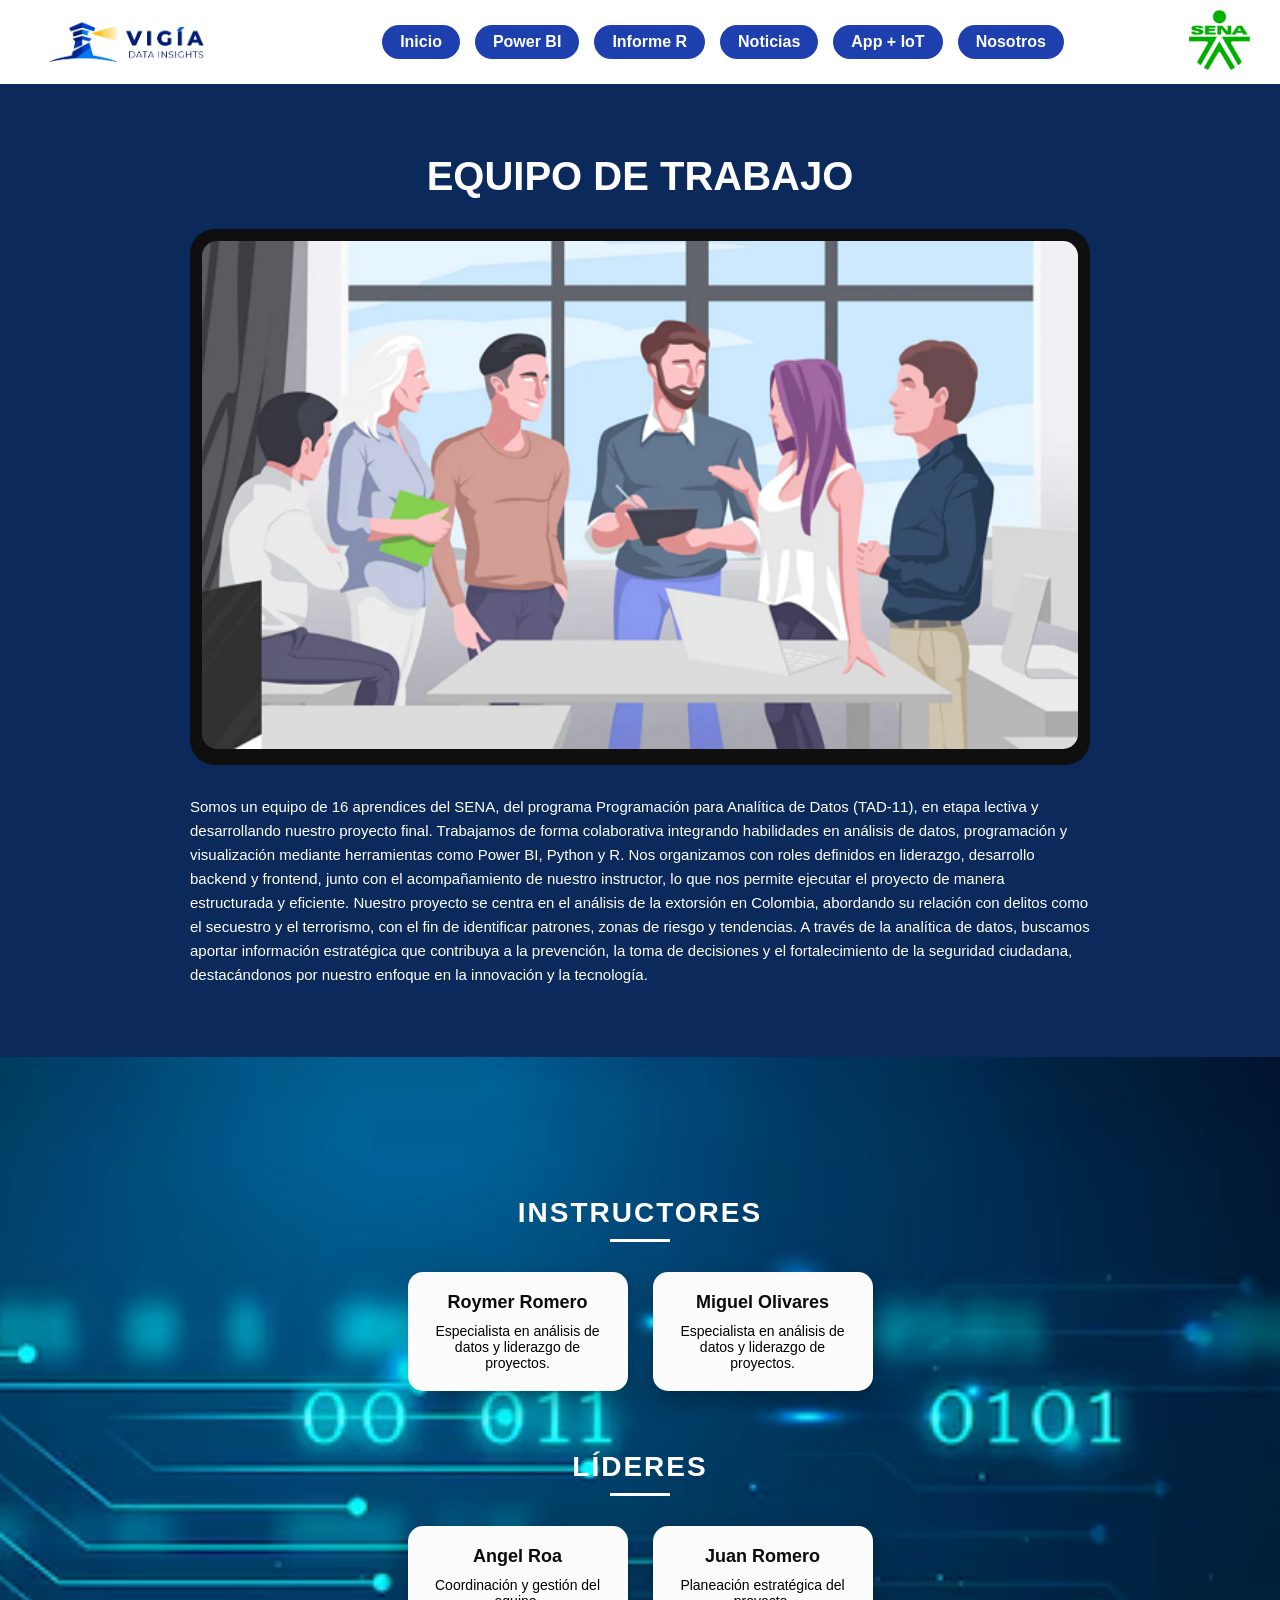
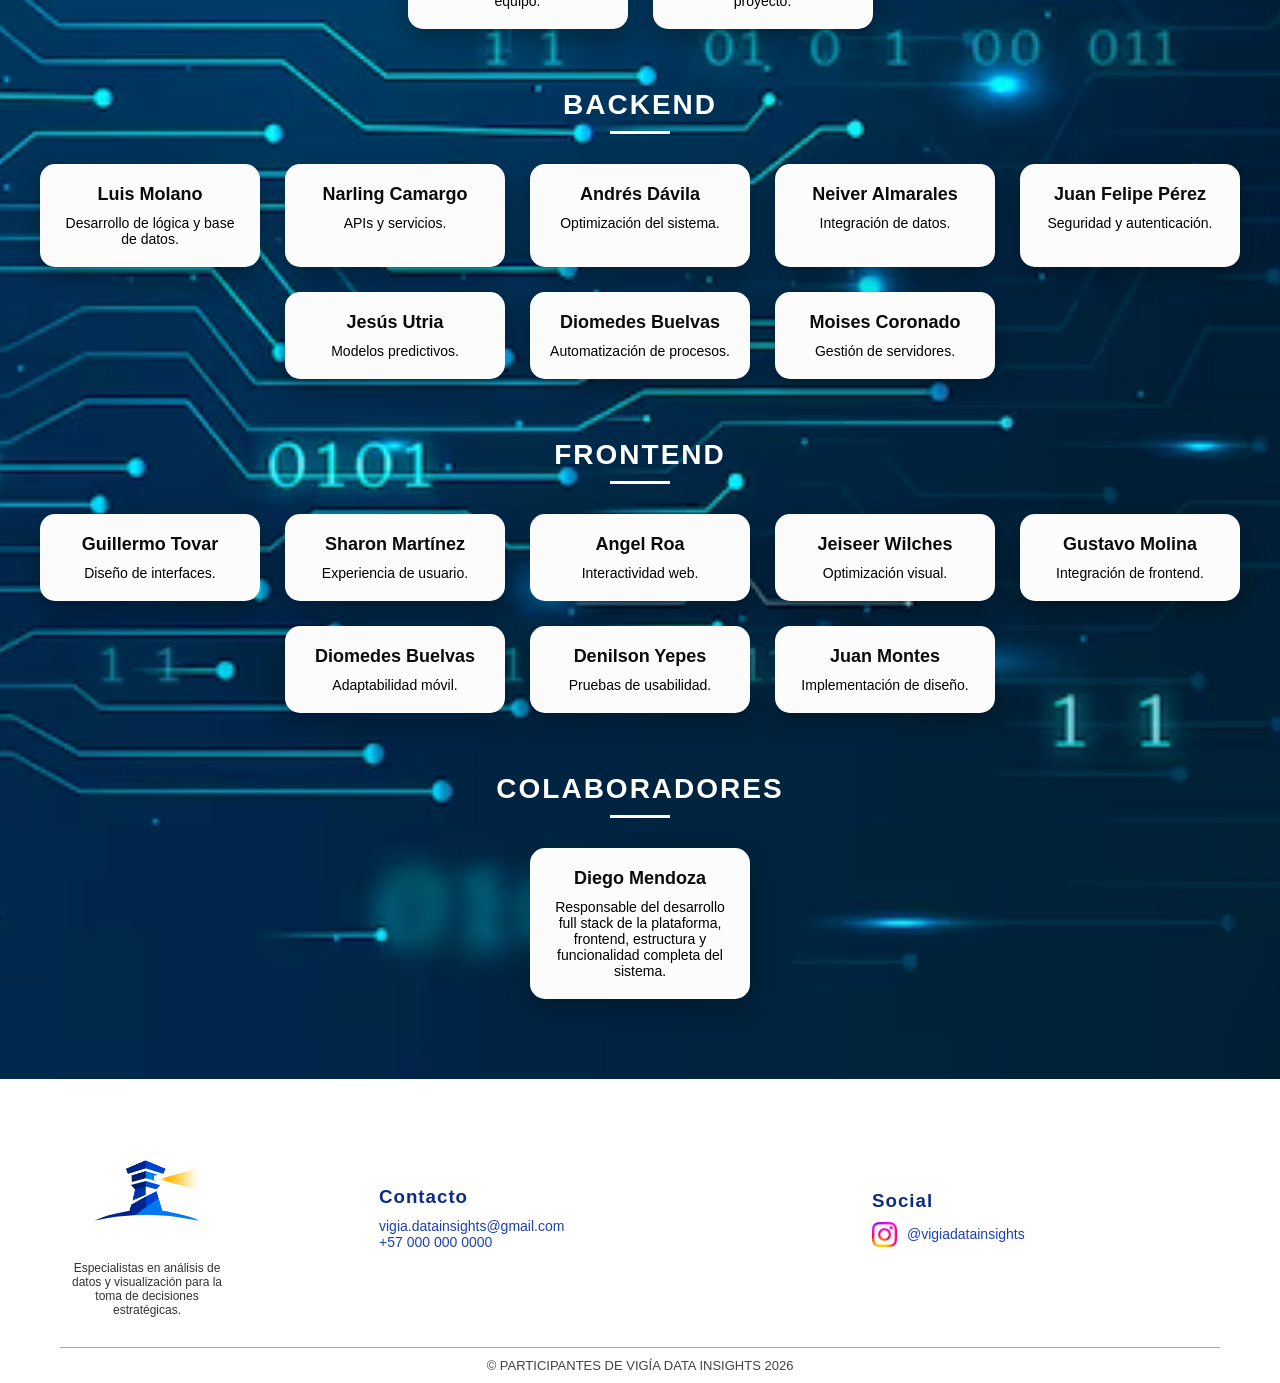
<file: VIGÍA/web_nostros/index.html>
<!DOCTYPE html>
<html lang="es">
<link rel="stylesheet" href="../styles.css">

<header class="header">

    <div class="logo">
        <a href="../index.html">
            <img src="../img/Vigia Logotipo editable_Version Vertical copia.png" alt="Vigía Logo">
        </a>
    </div>

   <nav class="nav">
        <a href="../index.html">Inicio</a>
        <a href="../web_power_bi/index.html">Power BI</a>
        <a href="https://rpubs.com/Vigia_Data_Insights/InformeAnalitico">Informe R</a>
        <a href="../web_noticias/index.html">Noticias</a>
        <a href="../web_app_lot/index.html">App + IoT</a>
        <a href="index.html">Nosotros</a>
    </nav>

    <div class="logo-sena">
        <img src="../img/logoSena.png" alt="SENA Logo">
    </div>

</header>

<section class="equipo">

    <h2>EQUIPO DE TRABAJO</h2>

    <div class="equipo-box">
        <img src="img-nosotros/buen-equipo-de-desarrollo-de-producto.png" alt="Equipo de trabajo">
    </div>

    <p class="equipo-texto">
        Somos un equipo de 16 aprendices del SENA, del programa Programación para Analítica de Datos (TAD-11), en etapa lectiva y desarrollando nuestro proyecto final. Trabajamos
        de forma colaborativa integrando habilidades en análisis de datos, programación y visualización mediante herramientas como Power BI, Python y R.
        Nos organizamos con roles definidos en liderazgo, desarrollo backend y frontend, junto con el acompañamiento de nuestro instructor, lo que nos permite ejecutar
        el proyecto de manera estructurada y eficiente.
        Nuestro proyecto se centra en el análisis de la extorsión en Colombia, abordando su relación con delitos como el secuestro y el terrorismo, con el fin de
        identificar patrones, zonas de riesgo y tendencias.
        A través de la analítica de datos, buscamos aportar información estratégica que contribuya a la prevención, la toma de decisiones y el fortalecimiento
        de la seguridad ciudadana, destacándonos por nuestro enfoque en la innovación y la tecnología.
    </p>

</section>

<section class="team">

    <h2>INSTRUCTORES</h2>
    <div class="team-grid">
        <div class="card-team">
            <h3>Roymer Romero</h3>
            <p>Especialista en análisis de datos y liderazgo de proyectos.</p>
        </div>
        <div class="card-team">
            <h3>Miguel Olivares</h3>
            <p>Especialista en análisis de datos y liderazgo de proyectos.</p>
        </div>
    </div>

    <h2>LÍDERES</h2>
    <div class="team-grid">
        <div class="card-team">
            <h3>Angel Roa</h3>
            <p>Coordinación y gestión del equipo.</p>
        </div>

        <div class="card-team">
            <h3>Juan Romero</h3>
            <p>Planeación estratégica del proyecto.</p>
        </div>
    </div>

    <h2>BACKEND</h2>
    <div class="team-grid">
        <!-- 15 tarjetas -->
        <div class="card-team"><h3>Luis Molano</h3><p>Desarrollo de lógica y base de datos.</p></div>
        <div class="card-team"><h3>Narling Camargo</h3><p>APIs y servicios.</p></div>
        <div class="card-team"><h3>Andrés Dávila</h3><p>Optimización del sistema.</p></div>
        <div class="card-team"><h3>Neiver Almarales</h3><p>Integración de datos.</p></div>
        <div class="card-team"><h3>Juan Felipe Pérez</h3><p>Seguridad y autenticación.</p></div>
        <div class="card-team"><h3>Jesús Utria</h3><p>Modelos predictivos.</p></div>
        <div class="card-team"><h3>Diomedes Buelvas</h3><p>Automatización de procesos.</p></div>
        <div class="card-team"><h3>Moises Coronado</h3><p>Gestión de servidores.</p></div>
        <!-- repite hasta 15 -->
    </div>

    <h2>FRONTEND</h2>
    <div class="team-grid">
        <!-- 15 tarjetas -->
        <div class="card-team"><h3>Guillermo Tovar</h3><p>Diseño de interfaces.</p></div>
        <div class="card-team"><h3>Sharon Martínez</h3><p>Experiencia de usuario.</p></div>
        <div class="card-team"><h3>Angel Roa</h3><p>Interactividad web.</p></div>
        <div class="card-team"><h3>Jeiseer Wilches</h3><p>Optimización visual.</p></div>
        <div class="card-team"><h3>Gustavo Molina</h3><p>Integración de frontend.</p></div>
        <div class="card-team"><h3>Diomedes Buelvas</h3><p>Adaptabilidad móvil.</p></div>
        <div class="card-team"><h3>Denilson Yepes</h3><p>Pruebas de usabilidad.</p></div>
        <div class="card-team"><h3>Juan Montes</h3><p>Implementación de diseño.</p></div>
        <!-- repite hasta 15 -->
    </div>

    <h2>COLABORADORES</h2>
    <div class="team-grid">
        <div class="card-team"><h3>Diego Mendoza</h3><p>Responsable del desarrollo full stack de la plataforma, frontend, estructura y funcionalidad completa del sistema.</p></div>
    </div>
</section>

<footer class="footer">

    <div class="footer-container">

        <!-- LOGO -->
        <div class="footer-left">
            <img src="../img/Vigia Logotipo editable_Logo app  (1).png" alt="logo">
            <p>
                Especialistas en análisis de datos y visualización 
                para la toma de decisiones estratégicas.
            </p>
        </div>

        <!-- CONTACTO -->
        <div class="footer-center">
            <h3>Contacto</h3>
            <p>vigia.datainsights@gmail.com</p>
            <p>+57 000 000 0000</p>
        </div>

        <!-- REDES -->
        <div class="footer-right">
            <h3>Social</h3>
            <div class="social">
                <img src="../img/Instagram_Glyph_Gradient_RGB_logo.svg.png" alt="">
                <span>@vigiadatainsights</span>
            </div>
        </div>

    </div>

    <!-- COPYRIGHT -->
    <div class="footer-bottom">
        © PARTICIPANTES DE VIGÍA DATA INSIGHTS 2026
    </div>

</footer>

<button id="btnTop">↑</button>

<script src="../script.js"></script>
</body>
</html>
</file>
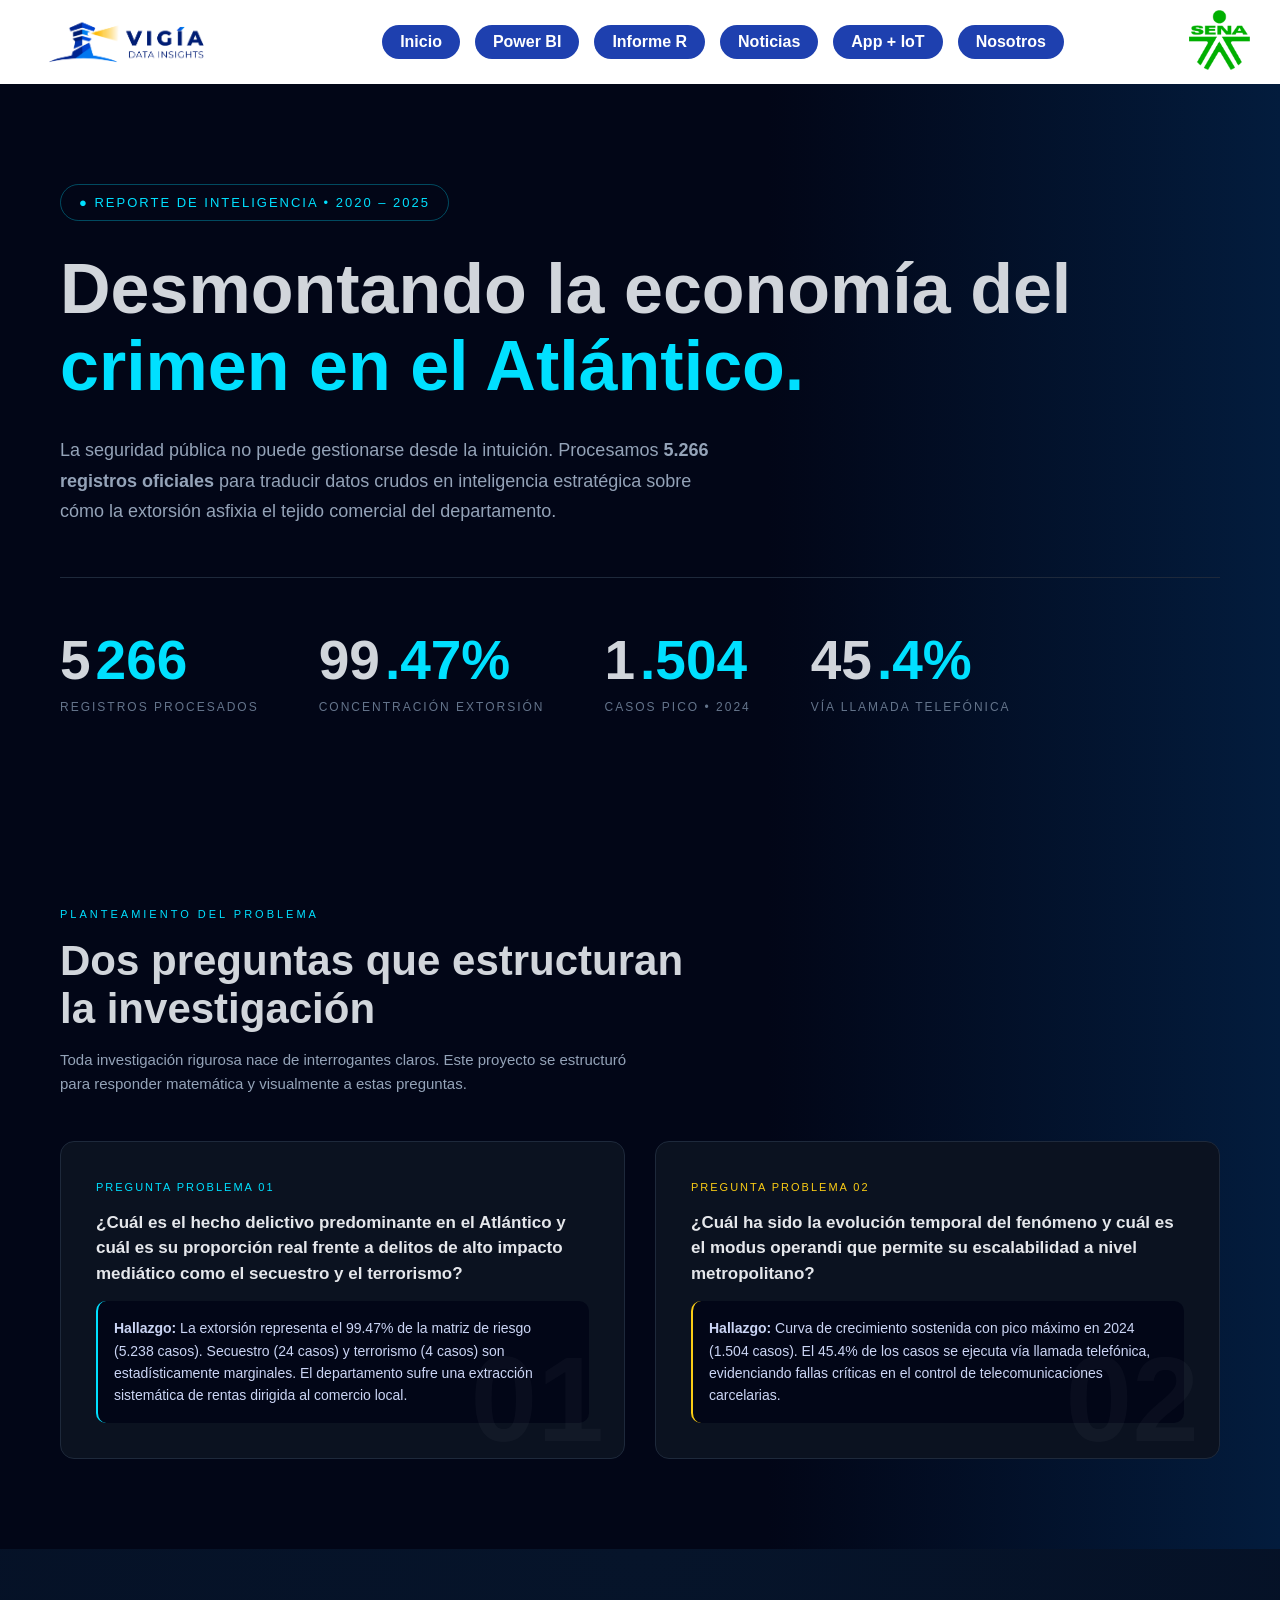
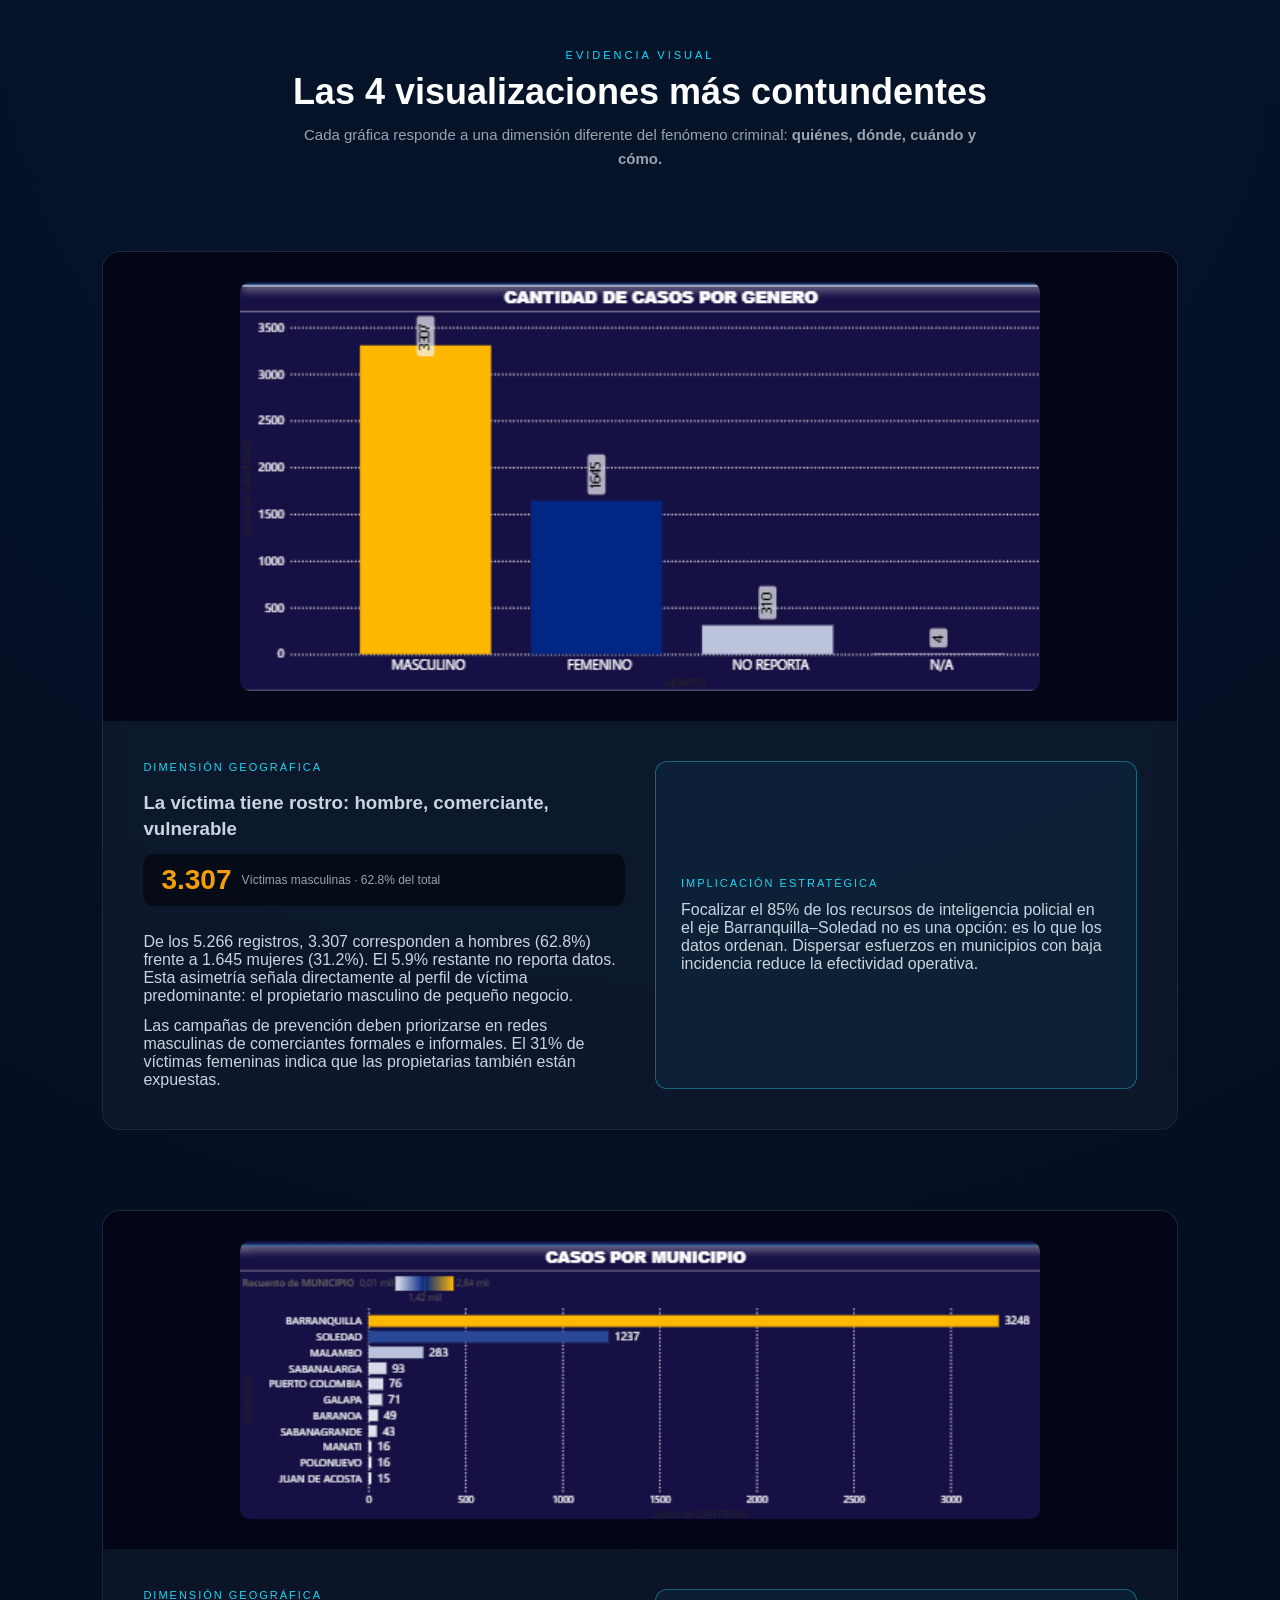
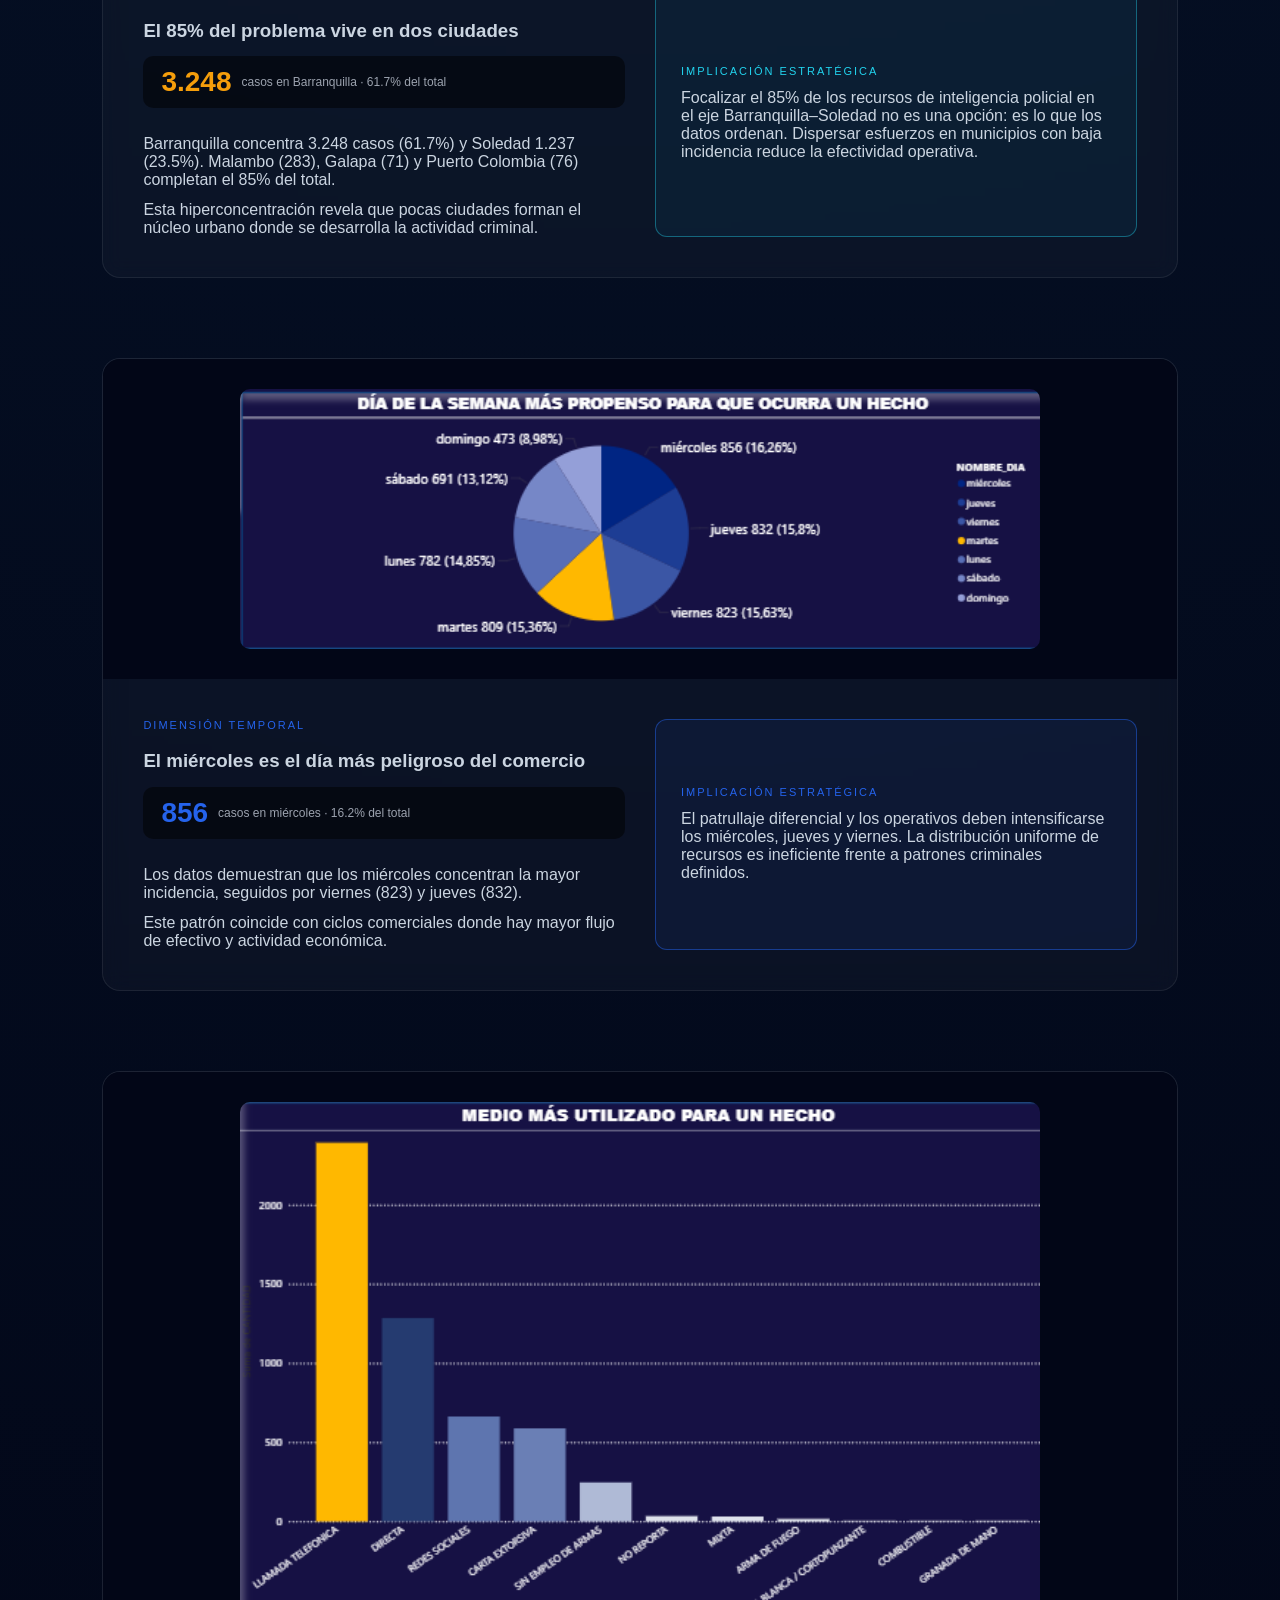
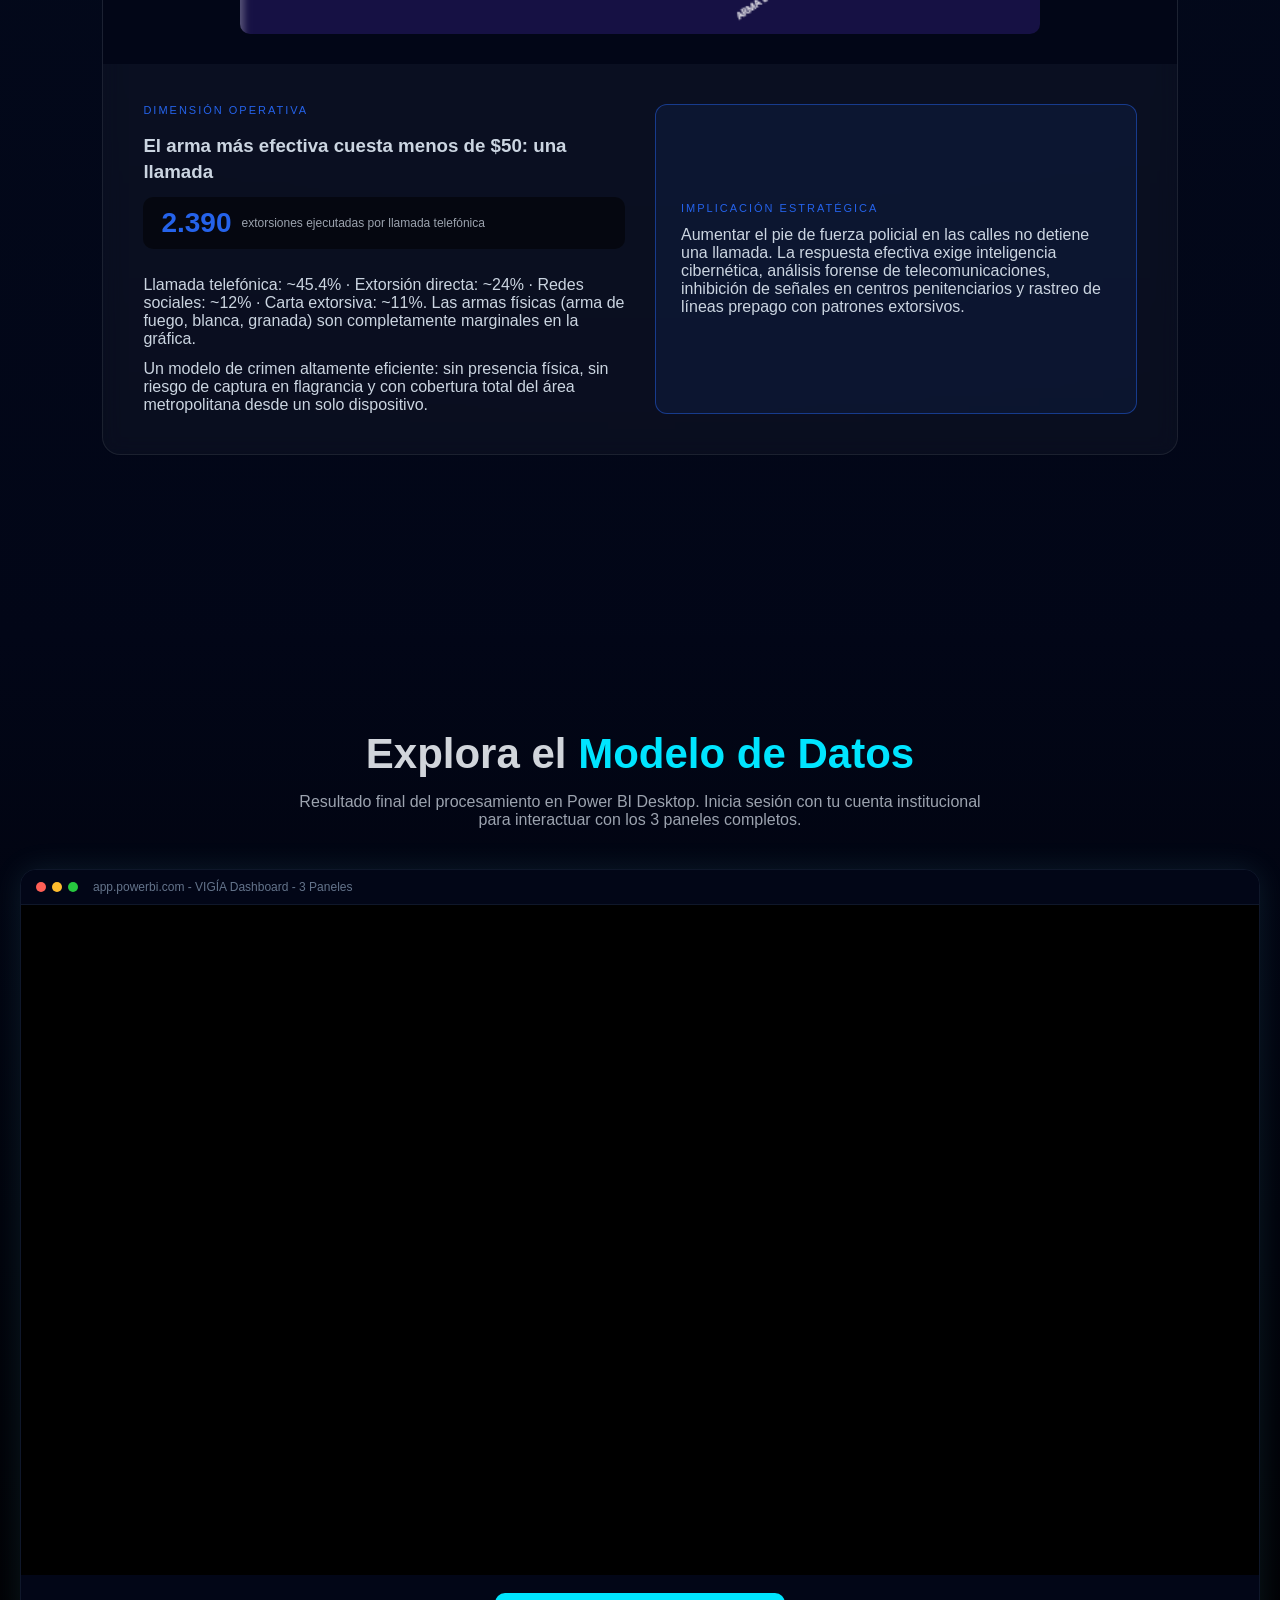
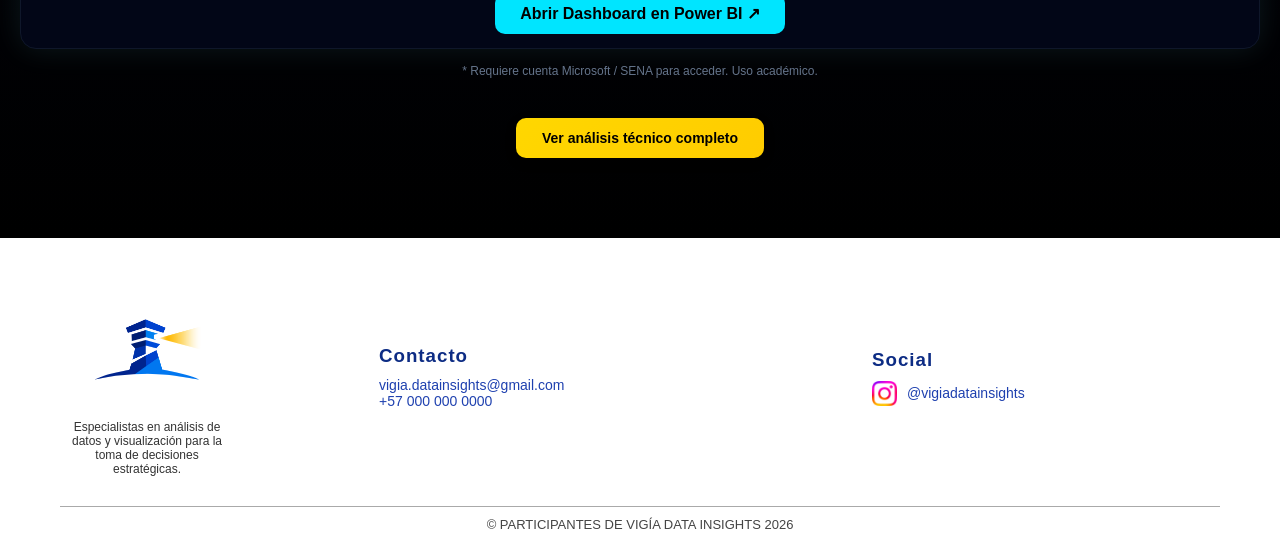
<file: VIGÍA/web_power_bi/index.html>
<!DOCTYPE html>
<html lang="es">
<link rel="stylesheet" href="../styles.css">

<header class="header">

    <div class="logo">
        <a href="../index.html">
            <img src="../img/Vigia Logotipo editable_Version Vertical copia.png" alt="Vigía Logo">
        </a>
    </div>

   <nav class="nav">
        <a href="../index.html">Inicio</a>
        <a href="index.html">Power BI</a>
        <a href="https://rpubs.com/Vigia_Data_Insights/InformeAnalitico">Informe R</a>
        <a href="../web_noticias/index.html">Noticias</a>
        <a href="../web_app_lot/index.html">App + IoT</a>
        <a href="../web_nostros/index.html">Nosotros</a>
    </nav>

    <div class="logo-sena">
        <img src="../img/logoSena.png" alt="SENA Logo">
    </div>

</header>

<section id="inicio">
<section class="hero-report">

    <div class="hero-container">

        <!-- Etiqueta -->
        <div class="hero-badge">
            ● REPORTE DE INTELIGENCIA • 2020 – 2025
        </div>

        <!-- Título -->
        <h1 class="hero-title">
            Desmontando la economía del <br>
            <span>crimen en el Atlántico.</span>
        </h1>

        <!-- Descripción -->
        <p class="hero-desc">
            La seguridad pública no puede gestionarse desde la intuición. Procesamos 
            <strong>5.266 registros oficiales</strong> para traducir datos crudos en inteligencia estratégica sobre 
            cómo la extorsión asfixia el tejido comercial del departamento.
        </p>

        <!-- Línea -->
        <div class="hero-line"></div>

        <!-- Métricas -->
        <div class="hero-stats">

            <div class="stat">
                <h2><span class="white">5</span><span class="blue">266</span></h2>
                <p>REGISTROS PROCESADOS</p>
            </div>

            <div class="stat">
                <h2><span class="white">99</span><span class="blue">.47%</span></h2>
                <p>CONCENTRACIÓN EXTORSIÓN</p>
            </div>

            <div class="stat">
                <h2><span class="white">1</span><span class="blue">.504</span></h2>
                <p>CASOS PICO • 2024</p>
            </div>

            <div class="stat">
                <h2><span class="white">45</span><span class="blue">.4%</span></h2>
                <p>VÍA LLAMADA TELEFÓNICA</p>
            </div>

        </div>

    </div>

</section>

<section class="problema">

    <div class="problema-container">

        <span class="tag">PLANTEAMIENTO DEL PROBLEMA</span>

        <h2 class="titulo">
            Dos preguntas que estructuran<br>la investigación
        </h2>

        <p class="desc">
            Toda investigación rigurosa nace de interrogantes claros. Este proyecto se estructuró para responder matemática y visualmente a estas preguntas.
        </p>

        <div class="cards-problema">

            <!-- CARD 1 -->
            <div class="card p1" data-num="01">
                <span class="sub">PREGUNTA PROBLEMA 01</span>

                <h3>
                    ¿Cuál es el hecho delictivo predominante en el Atlántico y cuál es su proporción real frente a delitos de alto impacto mediático como el secuestro y el terrorismo?
                </h3>

                <div class="hallazgo">
                    <p>
                        <strong>Hallazgo:</strong> La extorsión representa el 99.47% de la matriz de riesgo (5.238 casos). Secuestro (24 casos) y terrorismo (4 casos) son estadísticamente marginales. El departamento sufre una extracción sistemática de rentas dirigida al comercio local.
                    </p>
                </div>
            </div>

            <!-- CARD 2 -->
            <div class="card p2" data-num="02">
                <span class="sub amarillo">PREGUNTA PROBLEMA 02</span>

                <h3>
                    ¿Cuál ha sido la evolución temporal del fenómeno y cuál es el modus operandi que permite su escalabilidad a nivel metropolitano?
                </h3>

                <div class="hallazgo amarillo-borde">
                    <p>
                        <strong>Hallazgo:</strong> Curva de crecimiento sostenida con pico máximo en 2024 (1.504 casos). El 45.4% de los casos se ejecuta vía llamada telefónica, evidenciando fallas críticas en el control de telecomunicaciones carcelarias.
                    </p>
                </div>
            </div>

        </div>

    </div>

</section>

<section class="visual-section">

    <p class="tag">EVIDENCIA VISUAL</p>
    <h2>Las 4 visualizaciones más contundentes</h2>
    <p class="desc">
        Cada gráfica responde a una dimensión diferente del fenómeno criminal:
        <b>quiénes, dónde, cuándo y cómo.</b>
    </p>

    <!-- CONTENEDOR PRINCIPAL -->
   
    <div class="visual-card reveal">

        <div class="visual-img">
            <img src="img_bi/Captura de pantalla 2026-04-05 193730.png" alt="Casos por municipio">
        </div>

        <div class="visual-content">

            <!-- IZQUIERDA -->
            <div class="visual-left">
                <p class="mini-tag">DIMENSIÓN GEOGRÁFICA</p>

                <h3>La víctima tiene rostro: hombre, comerciante, vulnerable</h3>

                <div class="stat-box">
                    <span class="big">3.307</span>
                    <span class="small">Víctimas masculinas · 62.8% del total</span>
                </div>

                <p>
                   De los 5.266 registros, 3.307 corresponden a hombres (62.8%) frente a 1.645 mujeres (31.2%). El 5.9% restante no reporta datos.

                  Esta asimetría señala directamente al perfil de víctima predominante: el propietario masculino de pequeño negocio.

                </p>

                <p>
                    Las campañas de prevención deben priorizarse en redes masculinas de comerciantes formales e informales. El 31% de víctimas femeninas indica que las propietarias también están expuestas.
                </p>
            </div>

            <!-- DERECHA -->
            <div class="visual-right cyan">
                <p class="mini-tag">IMPLICACIÓN ESTRATÉGICA</p>

                <p>
                    Focalizar el 85% de los recursos de inteligencia policial en el eje
                    Barranquilla–Soledad no es una opción: es lo que los datos ordenan.
                    Dispersar esfuerzos en municipios con baja incidencia reduce
                    la efectividad operativa.
                </p>
            </div>

        </div>
    </div>

    <!-- ===================== SECCIÓN 1 ===================== -->
    <div class="visual-card reveal">

        <div class="visual-img">
            <img src="img_bi/Captura de pantalla 2026-04-05 201021.png" alt="Casos por municipio">
        </div>

        <div class="visual-content">

            <!-- IZQUIERDA -->
            <div class="visual-left">
                <p class="mini-tag">DIMENSIÓN GEOGRÁFICA</p>

                <h3>El 85% del problema vive en dos ciudades</h3>

                <div class="stat-box">
                    <span class="big">3.248</span>
                    <span class="small">casos en Barranquilla · 61.7% del total</span>
                </div>

                <p>
                    Barranquilla concentra 3.248 casos (61.7%) y Soledad 1.237 (23.5%).
                    Malambo (283), Galapa (71) y Puerto Colombia (76) completan el 85% del total.
                </p>

                <p>
                    Esta hiperconcentración revela que pocas ciudades forman el núcleo
                    urbano donde se desarrolla la actividad criminal.
                </p>
            </div>

            <!-- DERECHA -->
            <div class="visual-right cyan">
                <p class="mini-tag">IMPLICACIÓN ESTRATÉGICA</p>

                <p>
                    Focalizar el 85% de los recursos de inteligencia policial en el eje
                    Barranquilla–Soledad no es una opción: es lo que los datos ordenan.
                    Dispersar esfuerzos en municipios con baja incidencia reduce
                    la efectividad operativa.
                </p>
            </div>

        </div>
    </div>

    <div class="visual-card reveal">

    <div class="visual-img">
        <img src="img_bi/Captura de pantalla 2026-04-05 201215.png" alt="Dimensión Operativa">
    </div>

    <div class="visual-content">

        <!-- IZQUIERDA -->
        <div class="visual-left">
            <p class="mini-tag blue-strong">DIMENSIÓN TEMPORAL</p>

            <h3>El miércoles es el día más peligroso del comercio</h3>

            <div class="stat-box blue-strong-box">
                <span class="big">856</span>
                <span class="small">casos en miércoles · 16.2% del total</span>
            </div>

            <p>
                Los datos demuestran que los miércoles concentran la mayor incidencia, seguidos por viernes (823) y jueves (832).
            </p>

            <p>
                Este patrón coincide con ciclos comerciales donde hay mayor flujo de efectivo y actividad económica.
            </p>
        </div>

            <!-- DERECHA -->
            <div class="visual-right blue-strong">
                <p class="mini-tag blue-strong">IMPLICACIÓN ESTRATÉGICA</p>

                <p>
                  El patrullaje diferencial y los operativos deben intensificarse los miércoles, jueves y viernes. La distribución uniforme de recursos es ineficiente frente a patrones criminales definidos.
                </p>
            </div>

        </div>
    </div>

    <div class="visual-card reveal">

    <div class="visual-img">
        <img src="img_bi/Captura de pantalla 2026-04-05 202922.png" alt="Dimensión Operativa">
    </div>

    <div class="visual-content">

        <!-- IZQUIERDA -->
        <div class="visual-left">
            <p class="mini-tag blue-strong">DIMENSIÓN OPERATIVA</p>

            <h3>El arma más efectiva cuesta menos de $50: una llamada</h3>

            <div class="stat-box blue-strong-box">
                <span class="big">2.390</span>
                <span class="small">extorsiones ejecutadas por llamada telefónica</span>
            </div>

            <p>
                Llamada telefónica: ~45.4% · Extorsión directa: ~24% · Redes sociales: ~12% · 
                Carta extorsiva: ~11%. Las armas físicas (arma de fuego, blanca, granada) 
                son completamente marginales en la gráfica.
            </p>

            <p>
                Un modelo de crimen altamente eficiente: sin presencia física, sin riesgo 
                de captura en flagrancia y con cobertura total del área metropolitana desde 
                un solo dispositivo.
            </p>
        </div>

            <!-- DERECHA -->
            <div class="visual-right blue-strong">
                <p class="mini-tag blue-strong">IMPLICACIÓN ESTRATÉGICA</p>

                <p>
                    Aumentar el pie de fuerza policial en las calles no detiene una llamada.
                    La respuesta efectiva exige inteligencia cibernética, análisis forense 
                    de telecomunicaciones, inhibición de señales en centros penitenciarios 
                    y rastreo de líneas prepago con patrones extorsivos.
                </p>
            </div>

        </div>
    </div>
</section>

<section class="powerbi-section">

    <div class="container">

        <h1 class="titulo">
            Explora el <span>Modelo de Datos</span>
        </h1>

        <p class="descripcion">
            Resultado final del procesamiento en Power BI Desktop. Inicia sesión con tu cuenta
            institucional para interactuar con los 3 paneles completos.
        </p>

        <div class="dashboard-box">

            <!-- HEADER tipo navegador -->
            <div class="fake-bar">
                <div class="dots">
                    <span class="dot red"></span>
                    <span class="dot yellow"></span>
                    <span class="dot green"></span>
                </div>
                <p>app.powerbi.com - VIGÍA Dashboard - 3 Paneles</p>
            </div>

            <!-- DASHBOARD EMBEBIDO -->
            <iframe 
                src="https://app.powerbi.com/view?r=eyJrIjoiIiwidCI6IjZjYTM0YWUxLTQ2NmYtNDRiYy1hN2FhLTBhYzVhNzhjNjFiMSJ9"
                frameborder="0"
                allowFullScreen="true">
            </iframe>

            <!-- BOTÓN -->
            <div class="acciones">
                <a href="https://app.powerbi.com/links/lzCm_8mB3f?ctid=6ca34ae1-466f-44bc-a7aa-0ac5a78c61b1&pbi_source=linkShare" target="_blank">
                    Abrir Dashboard en Power BI ↗
                </a>
            </div>
    </div>
        </div>

        <p class="nota">
            * Requiere cuenta Microsoft / SENA para acceder. Uso académico.
        </p>

    </div>

    <div class="btn-container">
        <button class="btn-amarillo" onclick="verAnalisis()">
             Ver análisis técnico completo
    </button>

</section>


</section>

<section id="analisis" style="display:none;">

<section class="analisis-section">

  <div class="analisis-container">

    <!-- ETIQUETA -->
    <div class="analisis-tag">
      ANÁLISIS TÉCNICO PROFUNDO - POWER BI
    </div>

    <!-- TITULO -->
    <h1 class="analisis-titulo">
      Panel de Inteligencia Avanzada:
      <span>Atlántico 2020 - 2025</span>
    </h1>

    <!-- DESCRIPCION -->
    <p class="analisis-descripcion">
      Lectura detallada de los gráficos de dispersión, cascada y cintas: qué muestran, por qué ocurren esos números y qué implicaciones tienen para la política pública de seguridad.
    </p>

    <!-- LINEA -->
    <div class="analisis-linea"></div>

    <!-- CARDS -->
    <div class="analisis-cards">

      <div class="analisis-card">
        <h2>5.266</h2>
        <p>CASOS TOTALES</p>
      </div>

      <div class="analisis-card">
        <h2>6</h2>
        <p>AÑOS ANALIZADOS</p>
      </div>

      <div class="analisis-card">
        <h2>11</h2>
        <p>MUNICIPIOS</p>
      </div>

      <div class="analisis-card">
        <h2>3</h2>
        <p>TIPOS DE DELITO</p>
      </div>

    </div>

  </div>

</section>

<section class="pt-section">

  <div class="pt-box">

    <!-- TOP BAR -->
    <div class="pt-top">
      <div class="pt-dots">
        <span class="pt-dot pt-red"></span>
        <span class="pt-dot pt-yellow"></span>
        <span class="pt-dot pt-green"></span>
      </div>

      <div class="pt-title">
        Panel 3 de 3 · Vista Técnica Completa
      </div>

      <div class="pt-badge">
        🔒 Sesión institucional requerida
      </div>
    </div>

    <!-- CONTENIDO -->
    <div class="pt-content">

      <div class="pt-icono">📊</div>

      <h2 class="pt-heading">
        Panel Técnico · Dispersión, Cascada y Cintas
      </h2>

      <p class="pt-texto">
        Este es el Panel 3 del dashboard, el más técnico. Contiene el gráfico de
        dispersión por departamento, el gráfico de cascada por hechos y el
        gráfico de cintas por armas/medio. Requiere inicio de sesión institucional.
      </p>

      <button class="pt-btn-primary">
        Abrir Panel Técnico en Power BI ↗
      </button>

    </div>

    <!-- FOOTER -->
    <div class="pt-footer">

      <span>
        Navega al Panel 3 una vez dentro del dashboard para ver la vista técnica completa.
      </span>

      <button class="pt-btn-outline">
        Ver en Power BI ↗
      </button>

    </div>

  </div>

</section>

<section class="dispersion-section">

  <div class="container">

    <!-- TITULO -->
    <h2 class="titulo-seccion">
      <span class="linea-amarilla"></span>
      1 - Gráfico de Dispersión — ¿Por qué el Atlántico lidera en Colombia?
    </h2>

    <!-- CARDS -->
    <div class="grid">

      <!-- CARD 1 -->
      <div class="card-info">
        <h4>¿QUÉ MUESTRA ESTE GRÁFICO?</h4>
        <p>
          El gráfico ubica al <b>Atlántico como el departamento con mayor concentración de casos</b> en el período 2020-2025. 
          La burbuja de 2025 en el cuadrante superior refleja que, incluso en el año de menor incidencia reciente (1.296 casos), 
          el departamento sigue siendo un outlier estadístico frente al resto del país.
        </p>

        <p>
          La distancia entre 2020 (196 casos) y 2024 (1.504 casos) representa una 
          <b>expansión del 667% en 4 años</b>, un crecimiento que no puede explicarse solo por mejoras en el registro de denuncias.
        </p>
      </div>

      <!-- CARD 2 -->
      <div class="card-info">
        <h4>¿POR QUÉ EL ATLÁNTICO CONCENTRA TANTO CRIMEN?</h4>

        <p><b>Densidad comercial:</b> Barranquilla es la 4ª ciudad más grande del país con uno de los mayores índices de comercio informal del norte, generando un universo amplio de víctimas potenciales.</p>

        <p><b>Economías criminales organizadas:</b> El eje Barranquilla-Soledad es corredor de estructuras criminales con redes activas desde prisiones.</p>

        <p><b>Baja judicialización efectiva:</b> La extorsión telefónica tiene tasas de condena muy bajas, incentivando su expansión.</p>
      </div>

    </div>

    <!-- BLOQUE INFERIOR -->
    <div class="bloque-hallazgo">

      <span class="tag-hallazgo">HALLAZGO CENTRAL — DISPERSIÓN</span>

      <p>
        El Atlántico no es víctima de una ola criminal espontánea. Los datos muestran una 
        <b>acumulación progresiva y deliberada</b> que siguió el ciclo económico: cuando el comercio crece, la extorsión crece proporcionalmente.
        Esto confirma una economía criminal organizada que opera con lógica de mercado.
      </p>

    </div>

  </div>

</section>

<section class="evolucion-section">

  <div class="container">

    <!-- TITULO -->
    <h2 class="titulo-seccion">
      2 - Evolución Temporal — Año por Año: Causas y Consecuencias
    </h2>

    <!-- TABLA -->
    <div class="tabla-container">
      <table>
        <thead>
          <tr>
            <th>AÑO</th>
            <th>CASOS</th>
            <th>VARIACIÓN</th>
            <th>CONTEXTO DETERMINANTE</th>
          </tr>
        </thead>

        <tbody>
          <tr>
            <td>2020</td>
            <td>196</td>
            <td>—</td>
            <td>Pandemia COVID-19. Confinamiento. El comercio cerrado mantiene el crimen en escala mínima.</td>
          </tr>

          <tr>
            <td>2021</td>
            <td class="verde">259</td>
            <td class="verde">+32.10%</td>
            <td>Apertura gradual. Las redes criminales reactivan y empiezan a identificar objetivos.</td>
          </tr>

          <tr>
            <td>2022</td>
            <td class="amarillo">647</td>
            <td class="amarillo">+149.9%</td>
            <td>PUNTO DE QUIEBRE. Reactivación económica plena. El flujo de caja del comercio se vuelve visible y predecible para los criminales.</td>
          </tr>

          <tr>
            <td>2023</td>
            <td class="rojo">1.364</td>
            <td class="rojo">+110.9%</td>
            <td>Consolidación territorial. Expansión a Soledad y múltiples secundarios. Las estructuras se profesionalizan.</td>
          </tr>

          <tr>
            <td>2024</td>
            <td class="rojo">1.504</td>
            <td class="rojo">PICO MÁXIMO</td>
            <td>Saturación del mercado extorsivo metropolitano. Mayor densidad de casos en toda la serie histórica.</td>
          </tr>

          <tr>
            <td>2025</td>
            <td class="amarillo">1.296</td>
            <td class="amarillo">-13.89%</td>
            <td>Descenso estadístico. No desarticulación. Posible subregistro, saturación o desplazamiento geográfico.</td>
          </tr>
        </tbody>
      </table>
    </div>

    <!-- CARDS -->
    <div class="grid">

      <div class="card-info">
        <h4>¿POR QUÉ 2022 FUE EL PUNTO DE QUIBRE?</h4>
        <p>
          El salto de 259 a 647 casos (+149.9%) coincide con tres eventos simultáneos:
          la reactivación económica acelerada generó flujo de caja visible, la normalización
          del transporte y la logística operativa de las redes criminales facilitó la
          coordinación, y la baja judicialización estructural permitió escalar el modelo sin fricción.
        </p>
      </div>

      <div class="card-info">
        <h4>¿QUÉ SIGNIFICA EL DESCENSO DE 2025?</h4>
        <p>
          La caída del 13.89% no debe leerse como victoria institucional. Los escenarios más
          probables son saturación del mercado extorsivo, subregistro estadístico por miedo a
          represalias, o desplazamiento geográfico hacia municipios secundarios. Sin desarticulación
          comprobada de células criminales, el descenso es estadístico, no estructural.
        </p>
      </div>

    </div>

    <!-- SECCIÓN 3 -->
    <h2 class="titulo-seccion">
      3 - Gráfico de Cascada — Visualizando el Monopolio Criminal
    </h2>

    <div class="grid">

      <div class="card-info">
        <h4>¿QUÉ REVELA LA CASCADA?</h4>
        <p>
          El gráfico acumula los hechos por tipo y año. La extorsión ocupa el 99.47% de
          toda la estructura visual; las barras de secuestro y terrorismo son prácticamente
          invisibles a escala. Cada sección de la cascada representa la acumulación adicional
          de ese año, confirmando la curva explosiva de 2022-2024.
        </p>
      </div>

      <div class="card-info">
        <h4>¿POR QUÉ EL SECUESTRO ES MARGINAL?</h4>
        <p>
          Con solo 24 casos (0.46%), la economía criminal eligió racionalmente la extorsión:
          mayor rentabilidad, menor riesgo. El secuestro requiere retención física, logística
          y negociación presencial. La extorsión telefónica no necesita riesgo ni exposición
          y genera ingresos recurrentes escalables sin exposición operativa.
        </p>
      </div>

    </div>

    <div class="bloque-hallazgo">
      <span class="tag-hallazgo">HALLAZGO CENTRAL — CASCADA</span>
      <p>
        Cualquier estrategia que distribuya recursos proporcionalmente al perfil mediático de los delitos —no a su frecuencia real—
        estará asignando el 99% del esfuerzo al 0.53% del problema representado por secuestro y terrorismo, desperdiciando la inversión
        pública de forma comprobable.
      </p>
    </div>

    <!-- SECCIÓN 4 -->
    <h2 class="titulo-seccion">
      4 - Gráfico de Cintas — Evolución del Modus Operandi por Año
    </h2>

    <div class="grid">

      <div class="card-info">
        <h4>¿QUÉ MUESTRA EL RIBBON CHART?</h4>
        <p>
          Cruces el tipo de hecho con el medio utilizado por año. La cinta que une “Extorsión”
          con “Llamada Telefónica” domina y crece en grosor de 2020 a 2024. No implica innovación
          criminal, sino optimización del método más eficiente.
        </p>
      </div>

      <div class="card-info">
        <h4>¿QUÉ INDICA QUE EL MÉTODO NO CAMBIÓ EN 6 AÑOS?</h4>
        <p>
          La estabilidad indica eficiencia. El método funciona y no hay necesidad de innovar.
          Esto explica la expansión sostenida del fenómeno: no es necesario modificar el modelo
          operativo cuando ya maximiza beneficios con mínimo riesgo.
        </p>
      </div>

    </div>

    <div class="bloque-hallazgo">
      <span class="tag-hallazgo">CONCLUSIÓN TÉCNICA GLOBAL</span>
      <p>
        Los tres gráficos del Panel Técnico convergen en un diagnóstico unificado: el Atlántico enfrenta una crisis de extorsión sistémica
        y escalada, no una crisis de seguridad genérica. La estructura criminal encontró en la llamada telefónica un instrumento perfecto:
        barato, anónimo, escalable — y lo explotó durante 6 años capitalizando la reactivación económica post-pandemia. El descenso de 2025
        es estadístico, no estructural. Sin intervención en telecomunicaciones e inteligencia criminal, la curva retomará tendencia ascendente.
      </p>
    </div>

  </div>
<div class="btn-container">
  <button class="btn-volver" onclick="volverInicio()">
    ← Volver al inicio
  </button>
</div>

</section>

</section>

<footer class="footer">

    <div class="footer-container">

        <!-- LOGO -->
        <div class="footer-left">
            <img src="../img/Vigia Logotipo editable_Logo app  (1).png" alt="logo">
            <p>
                Especialistas en análisis de datos y visualización 
                para la toma de decisiones estratégicas.
            </p>
        </div>

        <!-- CONTACTO -->
        <div class="footer-center">
            <h3>Contacto</h3>
            <p>vigia.datainsights@gmail.com</p>
            <p>+57 000 000 0000</p>
        </div>

        <!-- REDES -->
        <div class="footer-right">
            <h3>Social</h3>
            <div class="social">
                <img src="../img/Instagram_Glyph_Gradient_RGB_logo.svg.png" alt="">
                <span>@vigiadatainsights</span>
            </div>
        </div>

    </div>

    <!-- COPYRIGHT -->
    <div class="footer-bottom">
        © PARTICIPANTES DE VIGÍA DATA INSIGHTS 2026
    </div>

</footer>

<button id="btnTop">↑</button>

<script src="../script.js"></script>
</file>
<file: VIGÍA/styles.css>
/*----------------------------------*/
/*APARTADO DE INICIO DE LA PAGINA */
* {
    margin: 0;
    padding: 0;
    box-sizing: border-box;
}

body {
    font-family: 'Montserrat', sans-serif;
}

/* HEADER */
.header {
    display: flex;
    align-items: center;
    justify-content: space-between;
    background: #ffffff;
    padding: 10px 30px;
}

.header {
    position: sticky; /* 🔥 clave */
    top: 0;
    z-index: 1000;
}

/* LOGO IZQUIERDA */
.logo img {
    height: 60px;
}

.logo a {
    display: inline-block;
}

/* MENÚ */
.nav {
    display: flex;
    gap: 15px;
}

.nav a {
    text-decoration: none;
    color: white;
    background: #1e40af;
    padding: 8px 18px;
    border-radius: 20px;
    font-weight: 600;
    transition: 0.3s;
}

.nav a:hover {
    background: #13308a;
}

/* LOGO SENA DERECHA */
.logo-sena img {
    height: 60px;
}

/* SECCIÓN MISION - VISION - OBJETIVOS */
.mvo {
    position: relative;
    background: url('img/fondo\ m\,v\,o.png') center/cover no-repeat;
    padding: 120px 39px;
}

/* capa suave encima del fondo */
.overlay {
    position: absolute;
    top: 0;
    left: 0;
    width: 100%;
    height: 100%;
    background: rgba(255, 255, 255, 0.3);
    z-index: 1;
}
.overlay {
    background: rgba(255,255,255,0.0); /* antes 0.8 */
}
/* CONTENEDOR GENERAL */
.mvo-container {
    position: relative;
    z-index: 2;
    display: flex;
    justify-content: center;
    gap: 50px;
    flex-wrap: wrap;
    text-align: center;
}

/* CADA BLOQUE (titulo + card) */
.mvo-item {
    display: flex;
    flex-direction: column;
    align-items: center;
}

/* TITULOS ARRIBA */
.mvo-item h2 {
    font-family: 'Montserrat', sans-serif;
    font-weight: 700;
    font-size: 26px;
    margin-bottom: 15px;
}

/* TARJETAS */
.cardt {
    background: linear-gradient(135deg, #a5b4fc, #7c93f3);
    padding: 25px;
    width: 320px;
    border-radius: 25px;
    box-shadow: 0 10px 25px rgba(0,0,0,0.2);

    /* CLAVE PARA QUE NO SE SALGA EL TEXTO */
    overflow: hidden;
}

/* TEXTO */
.cardt p {
    font-size: 15px;
    text-align: justify;
    line-height: 1.6;

    /* evita que se desborde */
    word-wrap: break-word;
}
.cardt {
    min-height: 230px;
    display: flex;
    align-items: center;
    transition: all 0.3s ease;
}
.mvo {
    padding: 120px 40px;
}

.card:hover {
    transform: translateY(-12px) scale(1.03);
    box-shadow: 0 20px 40px rgba(0,0,0,0.3);
}

.cardt {
    position: relative;
    overflow: hidden;
}
.cardt::before {
    content: "";
    position: absolute;
    top: 0;
    left: -100%;
    width: 100%;
    height: 100%;
    background: linear-gradient(
        120deg,
        transparent,
        rgba(255,255,255,0.4),
        transparent
    );
    transition: 0.5s;
}

.cardt:hover::before {
    left: 100%;
}

.cardt:hover {
    transform: translateY(-12px) scale(1.03) rotateX(3deg);
}

/* FONDO GENERAL */
.problemas {
    background: linear-gradient(180deg, #e6b566, #b8792c);
    padding: 60px 20px;
}

/* CADA TARJETA */
.item {
    display: flex;
    align-items: center;
    margin: 25px auto;
    max-width: 1100px;
}

/* IMAGEN IZQUIERDA */
.item img {
    width: 180px;
    height: 130px;
    object-fit: cover;
    border-radius: 10px 0 0 10px;
}
.item img {
    width: 200px;
    min-height: 100%;
    object-fit: cover;
}
.item {
    opacity: 0;
    transform: translateX(-80px) scale(0.95);
    transition: all 0.7s cubic-bezier(0.22, 1, 0.36, 1);
}

/* cuando aparece */
.item.show {
    opacity: 1;
    transform: translateX(0) scale(1);
}
/* delays automáticos */
.item:nth-child(1) { transition-delay: 0.1s; }
.item:nth-child(2) { transition-delay: 0.2s; }
.item:nth-child(3) { transition-delay: 0.3s; }
/* CONTENIDO AZUL */
.contenido {
    background: #0d2c84;
    color: white;
    padding: 20px 25px;
    border-radius: 0 60px 60px 0;
    flex: 1;
}

/* TITULO */
.contenido h2 {
    font-family: 'Montserrat', sans-serif;
    font-size: 28px;
    margin-bottom: 10px;
}

/* TEXTO */
.contenido p {
    font-size: 14px;
    line-height: 1.5;
    text-align: justify;
}

.item {
    transition: 0.3s;
}

.item:hover {
    transform: scale(1.02);
}

.contenido:hover {
    background: #133aa8;
}

/* SECCIÓN */
.entidades {
    background: linear-gradient(to right, rgba(0,0,0,0.1), rgba(255,255,255,0.1)),
                url('img/fonfo\ de\ p\,d.png') center/cover no-repeat;
    padding: 50px 80px;
}

/* CONTENIDO */
.contenido-entidades {
    display: flex;
    align-items: center;
    justify-content: space-between;
}

/* TITULO */
.contenido-entidades h2 {
    font-family: 'Montserrat', sans-serif;
    font-size: 40px;
    color: white;
}

/* LOGOS */
.logos {
    display: flex;
    align-items: center;
    gap: 50px;
}

/* IMAGENES */
.logos img {
    height: 100px;
    object-fit: contain;
}
.logos img:first-child {
    height: 120px;
}

.logos img:last-child {
    height: 90px;
}
/* VISUAL PROBLEMATICAS*/
/* SOLO AFECTA ESTA SECCIÓN */
#casos-section {
    display:flex;
    align-items:center;
    justify-content:space-between;
    padding:60px 80px;
    background: linear-gradient(90deg, #1e6fff, #0b0b5c);
    color: white;
}

#casos-section .map{
    width:45%;
    display:flex;
    justify-content:center;
}

#casos-section .map img{
    width:100%;
    max-width:500px;
}

#casos-section .content{
    width:55%;
    text-align: center;
}

#casos-section .title{
    font-size:60px;
    font-weight:bold;
    display:flex;
    justify-content:center;
    align-items:center;
    gap:12px;
    width:100%;
    text-align:center;
}

#casos-section .dot{
    width:16px;
    height:16px;
    background:red;
    border-radius:50%;
    animation: blink 1s infinite;
    box-shadow: 0 0 10px red, 0 0 20px red;
}

@keyframes blink{
    0%, 100% { opacity: 1; }
    50% { opacity: 0.2; }
}

#casos-section .subtitle{
    margin-top:10px;
    font-size:22px;
    opacity:0.9;
}

#casos-section .year{
    font-size:90px;
    font-weight:bold;
    margin:20px 0;
    transition: all 0.5s ease;
}

#casos-section .cards{
    display:flex;
    gap:20px;
}

#casos-section .card{
    flex:1;
    padding:25px;
    border-radius:35px;
    backdrop-filter: blur(10px);
    background: rgba(255,255,255,0.1);
    text-align:center;
    transition: transform 0.3s;
}

#casos-section .card:hover{
    transform: translateY(-5px);
}

#casos-section .card h3{
    font-size:18px;
    margin-bottom:10px;
}

#casos-section .card p{
    font-size:35px;
    font-weight:bold;
    transition: all 0.5s ease;
}

/* SECCIÓN */
.about{
    background: url("img/Fondo\ p.png") center/cover no-repeat;
    padding: 80px;
    color: white;
}

/* CONTENEDOR */
.about-container{
    display: flex;
    justify-content: space-between;
    align-items: center;
}

/* IZQUIERDA */
.about-text{
    width: 50%;
}

.about-text h1{
    font-size: 70px;
    font-weight: 800;
    margin-bottom: 20px;
}

.about-text p{
    font-size: 18px;
    line-height: 1.7;
    margin-bottom: 15px;
    opacity: 0.9;
}

/* DERECHA */
.about-right{
    width: 45%;
    position: relative;
    height: 450px;
    display: flex;
    align-items: flex-end; /* fuerza todo hacia abajo */
}

/* CARD TRANSPARENTE */
.about-card{
    position: absolute;
    top: 20px;        /*  sube la tarjeta */
    left: 0;          /*  la mueve a la izquierda */
    background: rgba(255,255,255,0.15);
    backdrop-filter: blur(10px);
    border-radius: 25px;
    padding: 40px;
    width: 75%;
    z-index: 1; /* queda detrás de los muñecos */
}

/* TEXTO CARD */
.about-card p{
    font-size: 22px;
    font-weight: 600;
    line-height: 1.5;
}

/* CÁMARA */
.camera{
    position: absolute;
    top: -40px;
    right: 20px;
    width: 80px;
}

/* PERSONAS */
.people{
    position: absolute;
    bottom: -45px; /* pega completamente abajo */
    right: 0;
    width: 520px;
    z-index: 2;
    display: block;
}
/* CONTENEDOR FINAL DE LA PAGINA*/
/* FOOTER */
.footer{
    background: #ffffff;
    padding: 40px 60px 10px;
    font-family: 'Montserrat', sans-serif;
}

/* CONTENEDOR */
.footer-container{
    display: flex;
    justify-content: space-between;
    align-items: center;
    flex-wrap: wrap;
}

/* IZQUIERDA */
.footer-left{
    width: 15%;
    display: flex;
    flex-direction: column;
    align-items: center;   /* 🔥 centra horizontal */
    justify-content: center;
    text-align: center;
}
.footer-left img{
    width: 130px;
    margin-bottom: 2px;
}
.footer-left p{
    margin-top: 10px;
    font-size: 12px;
    color: #333;
    max-width: 280px;
}


/* CENTRO */
.footer-center{
    width: 30%;
}

.footer-center h3{
    color: #0d2c84;
    margin-bottom: 10px;
}

.footer-center p{
    font-size: 14px;
    color: #1e40af;
}

.footer h3{
    font-weight: 700;
    letter-spacing: 1px;
}

/* DERECHA */
.footer-right{
    width: 30%;
}

.footer-right h3{
    color: #0d2c84;
    margin-bottom: 10px;
}

.social{
    display: flex;
    align-items: center;
    gap: 10px;
}

.social img{
    width: 25px;
}

.social:hover{
    transform: scale(1.05);
    transition: 0.3s;
}

.social span{
    color: #1e40af;
    font-size: 14px;
}

/* LINEA Y COPYRIGHT */
.footer-bottom{
    margin-top: 30px;
    padding-top: 10px;
    border-top: 1px solid #aaa;
    text-align: center;
    font-size: 13px;
    color: #444;
}

#btnTop {
    position: fixed;
    bottom: 30px;
    right: 30px;

    width: 60px;       /* 🔥 tamaño */
    height: 60px;      /* 🔥 tamaño */

    background: #1e40af;
    color: white;

    border: none;
    border-radius: 50%; /* 🔥 completamente redondo */

    font-size: 22px;   /* icono más grande */
    cursor: pointer;

    display: none;

    box-shadow: 0 10px 25px rgba(0,0,0,0.4);
    transition: 0.3s;
}
#btnTop:hover {
    background: #163d7a;
    transform: scale(1.1);
}
/*---------------------------*/
/*APARTADO DE NOTICIAS*/

.hero-noticias {
    display: flex;
    align-items: center;
    justify-content: space-between;
    background: #0b2a5b;
    padding: 60px 80px;
    color: white;
    gap: 60px;
}

/* VIDEO */
.hero-video video {
    width: 5000px;
    height: 420px;
    width: 100%;
    height: 110%;
    object-fit: cover;
    border-radius: 12px;
    display: block;
}

.hero-video:hover {
    transform: scale(1.03);
    transition: 0.3s ease;
}
.hero-video {
    animation: fadeIn 3s ease;
}

@keyframes fadeIn {
    from {
        opacity: 0;
        transform: translateX(-30px);
    }
    to {
        opacity: 1;
        transform: translateX(0);
    }
}


/* SECCIÓN */
.sabias-section{
    padding: 120px 8%;
    background: url("img/Captura\ de\ pantalla\ 2026-03-16\ 143516.png") center/cover no-repeat;
    position: relative;
    color: #111;
}

/* 🔥 overlay más suave (antes tapaba todo) */
.sabias-section::before{
    content: "";
    position: absolute;
    inset: 0;
    background: rgba(255, 255, 255, 0.081); /* antes 0.85 */
}

/* CONTENEDOR */
.sabias-container{
    position: relative;
    display: flex;
    align-items: center;
    justify-content: space-between;
    gap: 60px;
}

/* TEXTO */
.sabias-text{
    width: 50%;
}

.sabias-text h2{
    font-size: 70px;
    font-weight: 900;
    margin-bottom: 30px;
}

/* DATOS */
.sabias-data{
    position: relative;
    min-height: 120px;
}

.dato{
    position: absolute;
    opacity: 0;
    transform: translateY(20px);
    transition: 0.6s;
    font-size: 20px;
    line-height: 1.5;
}

.dato.active{
    opacity: 1;
    transform: translateY(0);
}

/* SLIDER DERECHA */
.sabias-slider{
    width: 50%;
    position: relative;
    height: 350px;
}

/* IMÁGENES MÁS GRANDES 🔥 */
.slide{
    position: absolute;
    inset: 0;
    width: 100%;
    height: 100%;
    object-fit: contain;
    opacity: 0;
    transform: scale(0.95);
    transition: 0.6s;
}

.slide.active{
    opacity: 1;
    transform: scale(1);
}


/* TEXTO */
.hero-text {
    max-width: 600px;
}

.hero-text h1 {
    font-size: 52px;
    font-weight: 700;
    margin-bottom: 20px;
}

.hero-text p {
    font-size: 16px;
    line-height: 1.6;
    color: #e0e0e0;
}

.noticias-section {
    padding: 60px;
    background: #0b2a5b;
}
.noticias-section {
    padding: 80px 0; /* menos espacio lateral */
}

/* FILTROS */
.filtros {
    display: flex;
    gap: 15px;
    justify-content: center;
    margin-bottom: 40px;
}

.filtros button {
    padding: 12px 30px;
    border: none;
    border-radius: 25px;
    background: #d9d9d9;
    color: #0b2a5b;
    font-weight: 600;
    cursor: pointer;
    transition: 0.3s;
}

.filtros button:hover {
    background: #ffffff;
}

/* GRID */
.grid-noticias {
    display: flex;              
    flex-wrap: wrap;           
    justify-content: center;    
    gap: 40px;
}

/* TARJETAS 🔥 */
.card-noticia {
    width: 300px;
    background: #ffffff;
    border-radius: 12px;
    overflow: hidden;
    transition: 0.3s;
    box-shadow: 0 10px 25px rgba(0,0,0,0.3);
}

.card-noticia:hover {
    transform: translateY(-8px);
}

/* IMAGEN */
.card-noticia img {
    width: 100%;
    height: 200px; /* 🔥 más grande */
    object-fit: cover;
}

/* TEXTO */
.card-noticia h3 {
    padding: 15px;
    font-size: 18px;
    color: #0b2a5b;
}

.card-noticia p {
    padding: 0 15px 15px;
    font-size: 14px;
    color: #333;
}

/* BOTÓN */
.leer-mas {
    display: block;
    margin: 0 15px 15px;
    padding: 8px;
    text-align: center;
    background: #0b2a5b;
    color: white;
    border-radius: 8px;
    text-decoration: none;
    transition: 0.3s;
}

.leer-mas:hover {
    background: #163d7a;
}

.filtros .activo {
    background: #226be0;
    color: white;
}

/*----------------------------*/
/*APARTADO DE NOSOTROS*/

.equipo {
    background: #0b2a5b;
    padding: 70px 30px;
    text-align: center;
    color: white;
}

/* TÍTULO */
.equipo h2 {
    font-size: 40px;
    font-weight: 700;
    margin-bottom: 30px;
}

/* CAJA DE IMAGEN */
.equipo-box {
    width: 85%;
    max-width: 900px;
    margin: 0 auto;
    background: #0f0f0f; /* azul clarito */
    border-radius: 25px;
    overflow: hidden;
    padding: 12px;
}

/* IMAGEN */
.equipo-box img {
    width: 100%;
    border-radius: 15px;
    object-fit: cover;
}

/* TEXTO */
.equipo-texto {
    max-width: 900px;
    margin: 30px auto 0;
    font-size: 15px;
    line-height: 1.6;
    text-align: left;
}

/* EQUIPO */
.team {
    background: #226be0;
    padding: 80px 20px;
    text-align: center;
}
.team {
    background: url("img/tecnologia-redes-futurista-azul_53876-97395.avif") no-repeat center center/cover;
    padding: 80px 20px;
    text-align: center;
    position: relative;
}

/* TITULOS */
.team h2 {
    color: #ffffff;
    margin: 60px 0 30px;
    font-size: 28px;
    letter-spacing: 2px;
}

/* GRID */
.team-grid {
    display: flex;
    flex-wrap: wrap;
    justify-content: center;
    gap: 25px;
}

/* TARJETAS */
.card-team {
    background: #fcfcfc;
    width: 220px;
    padding: 20px;
    border-radius: 15px;
    transition: 0.3s;
    box-shadow: 0 10px 25px rgba(0,0,0,0.3);
}

/* HOVER 🔥 */
.card-team:hover {
    transform: translateY(-8px);
}

/* NOMBRE */
.card-team h3 {
    color: #0b0b0b;
    margin-bottom: 10px;
    font-size: 18px;
}

/* DESCRIPCIÓN */
.card-team p {
    font-size: 14px;
    color: #000000;
}

.team h2 {
    position: relative;
}

.team h2::after {
    content: "";
    display: block;
    width: 60px;
    height: 3px;
    background: white;
    margin: 10px auto 0;
}

/*-----------------------------*/
/*APARTADO DE POWER BI*/

.hero-report {
    background: linear-gradient(90deg, #020617, #020617 60%, #031c3d);
    padding: 100px 60px;
    color: #fff;
    font-family: 'Montserrat', sans-serif;
}

.hero-container {
    max-width: 1200px;
    margin: auto;
}

/* Badge */
.hero-badge {
    display: inline-block;
    padding: 10px 18px;
    border-radius: 20px;
    border: 1px solid #00e0ff50;
    color: #00e0ff;
    font-size: 13px;
    letter-spacing: 2px;
    margin-bottom: 30px;
}

/* Título */
.hero-title {
    font-size: 70px;
    font-weight: 800;
    line-height: 1.1;
    color: #d1d5db;
    margin-bottom: 30px;
}

.hero-title span {
    color: #00e0ff;
}

/* Descripción */
.hero-desc {
    max-width: 650px;
    color: #94a3b8;
    font-size: 18px;
    line-height: 1.7;
}

/* Línea */
.hero-line {
    margin: 50px 0;
    height: 1px;
    background: #1e293b;
}

/* Stats */
.hero-stats {
    display: flex;
    gap: 60px;
    flex-wrap: wrap;
}

/* Tarjeta */
.stat h2 {
    font-size: 55px;
    font-weight: 800;
    display: flex;
    gap: 5px;
}

/* 🔥 CLAVE: mismos tamaños */
.stat .white,
.stat .blue {
    font-size: 55px; /* MISMO tamaño */
    font-weight: 800;
}

.stat .white {
    color: #d1d5db;
}

.stat .blue {
    color: #00e0ff;
}

/* Texto */
.stat p {
    margin-top: 8px;
    font-size: 12px;
    letter-spacing: 2px;
    color: #64748b;
}

/* SECCIÓN */
.problema {
    background: linear-gradient(90deg, #020617, #020617 60%, #031c3d);
    padding: 90px 60px;
    color: #fff;
}

.problema-container {
    max-width: 1200px;
    margin: auto;
}

/* TAG */
.tag {
    color: #00e0ff;
    font-size: 11px;
    letter-spacing: 3px;
}

/* TITULO */
.titulo {
    font-size: 46px;
    font-weight: 800;
    margin: 15px 0;
    color: #d1d5db;
}

/* DESCRIPCIÓN */
.desc {
    color: #94a3b8;
    max-width: 580px;
    font-size: 15px;
    line-height: 1.6;
    margin-bottom: 45px;
}

/* GRID */
.cards-problema {
    display: grid;
    grid-template-columns: 1fr 1fr;
    gap: 30px;
}

/* TARJETAS */
.card {
    background: #0b1220;
    padding: 35px;
    border-radius: 14px;
    border: 1px solid #1e293b;
    position: relative;
    transition: all 0.3s ease;
    overflow: hidden;
}

/* ANIMACIÓN INICIAL */
.card {
    opacity: 0;
    transform: translateY(40px) scale(0.95);
}

/* CUANDO APARECE */
.card.show {
    opacity: 1;
    transform: translateY(0) scale(1);
    transition: all 0.6s ease;
}

/* HOVER SUAVE */
.card:hover {
    transform: translateY(-6px);
}

/* NUMERO GRANDE DE FONDO */
.card::after {
    content: attr(data-num);
    position: absolute;
    bottom: -10px;
    right: 20px;
    font-size: 120px;
    font-weight: 800;
    color: rgba(255,255,255,0.03);
    pointer-events: none;
}

/* SUBTÍTULO */
.sub {
    font-size: 11px;
    letter-spacing: 2px;
    color: #00e0ff;
}

.sub.amarillo {
    color: #facc15;
}

/* TITULO TARJETA */
.card h3 {
    margin: 15px 0;
    font-size: 17px;
    line-height: 1.5;
    color: #e5e7eb;
}

/* CAJA HALLAZGO */
.hallazgo {
    margin-top: 15px;
    padding: 16px;
    border-radius: 10px;
    background: #020617;
    border-left: 2px solid #00e0ff;
}

/* AMARILLO */
.amarillo-borde {
    border-left: 2px solid #facc15;
}

/* TEXTO */
.hallazgo p {
    font-size: 14px;
    line-height: 1.6;
    color: #cbd5f5;
}

/* GLOW SUTIL */
.card::before {
    content: "";
    position: absolute;
    inset: 0;
    border-radius: 14px;
    opacity: 0;
    transition: 0.3s;
}

.card.p1::before {
    box-shadow: 0 0 20px rgba(0, 224, 255, 0.15);
}

.card.p2::before {
    box-shadow: 0 0 20px rgba(250, 204, 21, 0.15);
}

.card:hover::before {
    opacity: 1;
}
.visual-section{
    padding: 100px 8%;
    background: radial-gradient(circle at top, #06142a, #020617);
    color: white;
    text-align: center;
}

/* TITULO */
.visual-section h2{
    font-size: 36px;
    margin: 10px 0;
}

.visual-section .desc{
    color: #9ca3af;
    margin-bottom: 40px;
    max-width: 700px;
    margin-left: auto;
    margin-right: auto;
}

/* TARJETA */
.visual-card{
    background: rgba(255,255,255,0.03);
    border-radius: 18px;
    overflow: hidden;
    border: 1px solid rgba(255,255,255,0.08);
    backdrop-filter: blur(10px);
    margin: 80px 0;
    transition: 0.3s;
}

/* HOVER PRO 🔥 */
.visual-card:hover{
    border-color: #f5b700;
    box-shadow: 0 0 20px rgba(245,183,0,0.2);
    transform: translateY(-5px);
}

/* IMAGEN */
.visual-img{
    display: flex;
    justify-content: center;
    align-items: center;
    padding: 30px;
    background: #020617;
}

.visual-img img{
    width: 100%;
    max-width: 800px;
    height: auto;
    border-radius: 10px;
}

/* CONTENIDO */
.visual-content{
    display: grid;
    grid-template-columns: 1fr 1fr;
    gap: 30px;
    padding: 40px;
    text-align: left;
    align-items: stretch;
}

/* COLUMNAS */
.visual-left,
.visual-right{
    display: flex;
    flex-direction: column;
    justify-content: flex-start; /* 🔥 CAMBIO CLAVE */
    gap: 12px;

    height: auto; /* 🔥 evita que se monten */
    min-height: unset;
}
/* DERECHA BASE */
.visual-right{
    border: 1px solid rgba(245,158,11,0.4);
    padding: 25px;
    border-radius: 12px;
    background: rgba(245,158,11,0.05);

    display: flex;
    justify-content: center;
    align-items: flex-start; /* 🔥 evita que suba demasiado */
}

/* VARIANTES */
.visual-right.cyan{
    border: 1px solid rgba(34,211,238,0.4);
    background: rgba(34,211,238,0.05);
}

.visual-right.red{
    border: 1px solid rgba(239,68,68,0.4);
    background: rgba(239,68,68,0.05);
}

.visual-right.blue-strong{
    border: 1px solid rgba(37,99,235,0.5);
    background: rgba(37,99,235,0.08);
}

/* TAGS */
.mini-tag{
    font-size: 11px;
    letter-spacing: 2px;
    color: #22d3ee;
}

.mini-tag {
    color: #22d3ee !important;
}

.mini-tag.red {
    color: #ef4444 !important;
}

.mini-tag.yellow {
    color: #f59e0b !important;
}

.mini-tag.blue-strong {
    color: #2563eb !important;
}

.visual-right,
.visual-left {
    color: #cbd5e1; /* 👈 color base limpio */
}

/* CAJAS */
.stat-box{
    display: inline-flex;
    gap: 10px;
    align-items: center;
    background: rgba(0,0,0,0.5);
    padding: 10px 18px;
    border-radius: 10px;
    margin-bottom: 15px;
}

.stat-box .big{
    font-size: 28px;
    color: #f59e0b;
    font-weight: bold;
}

.stat-box .small{
    font-size: 12px;
    color: #9ca3af;
}

/* VARIANTES CAJAS */
.stat-box.red-box .big{ color: #ef4444; }
.stat-box.blue-strong-box .big{ color: #2563eb; }

/* TEXTO */


.visual-left h3{
    margin-top: 5px;
    line-height: 1.4;
}

/* RESPONSIVE */
@media(max-width: 900px){
    .visual-content{
        grid-template-columns: 1fr;
    }

    .visual-img img{
        max-width: 100%;
    }
}

/* ANIMACIÓN */
.reveal{
    opacity: 0;
    transform: translateY(60px) scale(0.98);
    transition: all 0.8s ease;
}

.reveal.show{
    opacity: 1;
    transform: translateY(0) scale(1);
}

.powerbi-section {
    background: linear-gradient(180deg, #020617, #000);
    padding: 80px 20px;
    color: #fff;
    text-align: center;
}

.titulo {
    font-size: 42px;
    font-weight: 700;
}

.titulo span {
    color: #00e5ff;
}

.descripcion {
    margin-top: 15px;
    color: #9ca3af;
    max-width: 700px;
    margin-left: auto;
    margin-right: auto;
}

.dashboard-box {
    margin-top: 40px;
    background: #020617;
    border-radius: 16px;
    border: 1px solid #0f172a;
    overflow: hidden;
    box-shadow: 0 0 30px rgba(119, 241, 255, 0.1);
}

/* Barra superior */
.fake-bar {
    display: flex;
    align-items: center;
    gap: 15px;
    background: #020617;
    padding: 10px 15px;
    border-bottom: 1px solid #0f172a;
}

.dots {
    display: flex;
    gap: 6px;
}

.dot {
    width: 10px;
    height: 10px;
    border-radius: 50%;
}

.red { background: #ff5f56; }
.yellow { background: #ffbd2e; }
.green { background: #27c93f; }

.fake-bar p {
    font-size: 12px;
    color: #64748b;
}

/* IFRAME */
iframe {
    width: 100%;
    height: 670px;
    background: black;
}

/* Botón */
.acciones {
    padding: 25px;
}

.acciones a {
    background: #00e5ff;
    color: #000;
    padding: 12px 25px;
    border-radius: 10px;
    text-decoration: none;
    font-weight: bold;
    transition: 0.3s;
}

.acciones a:hover {
    background: #00bcd4;
}

/* Nota */
.nota {
    margin-top: 15px;
    font-size: 12px;
    color: #64748b;
}

/*secion oculta de power bi*/

.btn-container{
  display: flex;
  justify-content: flex-end;
  margin-top: 20px;
}

.btn-amarillo{
  background: linear-gradient(135deg, #FFD700, #ffcc00);
  color: #000;
  border: none;
  padding: 12px 26px;
  border-radius: 10px;
  font-weight: 600;
  font-size: 14px;
  cursor: pointer;
  transition: all 0.3s ease;
  box-shadow: 0 4px 12px rgba(0,0,0,0.15);
}

.btn-amarillo:hover{
  transform: translateY(-2px);
  box-shadow: 0 6px 18px rgba(0,0,0,0.25);
  background: linear-gradient(135deg, #ffcc00, #e6b800);
}

.btn-volver{
  background: linear-gradient(135deg, #FFD700, #ffcc00);
  color: #000;
  border: none;
  padding: 12px 26px;
  border-radius: 10px;
  font-weight: 600;
  font-size: 14px;
  cursor: pointer;
  transition: all 0.3s ease;
  box-shadow: 0 4px 12px rgba(0,0,0,0.15);
}

.btn-volver:hover{
  transform: translateY(-2px);
  box-shadow: 0 6px 18px rgba(0,0,0,0.25);
  background: linear-gradient(135deg, #ffcc00, #e6b800);
}

.btn-container{
  display: flex;
  justify-content: center;
  margin-top: 40px;
}

/* SECCIÓN ANALISIS (AISLADA) */
.analisis-section{
  background: radial-gradient(circle at top, #0a1a2f, #020617);
  padding: 80px 20px;
  color: white;
}

/* ⚠️ CAMBIAMOS container */
.analisis-container{
  max-width: 1100px;
  margin: auto;
  text-align: center;
}

/* ETIQUETA */
.analisis-tag{
  display: inline-block;
  padding: 6px 18px;
  border: 1px solid #f5b700;
  border-radius: 20px;
  font-size: 12px;
  letter-spacing: 2px;
  color: #f5b700;
  margin-bottom: 20px;
}

/* TITULO */
.analisis-titulo{
  font-size: 48px;
  font-weight: 800;
  margin-bottom: 15px;
}

.analisis-titulo span{
  display: block;
  color: #f5b700;
}

/* DESCRIPCION */
.analisis-descripcion{
  color: #9ca3af;
  max-width: 700px;
  margin: auto;
  line-height: 1.6;
  margin-bottom: 40px;
}

/* LINEA */
.analisis-linea{
  height: 1px;
  background: rgba(255,255,255,0.1);
  margin: 40px 0;
}

/* CARDS */
.analisis-cards{
  display: grid;
  grid-template-columns: repeat(4, 1fr);
  gap: 20px;
}

/* CARD */
.analisis-card{
  background: rgba(250, 245, 245, 0.03);
  border: 1px solid rgba(255, 234, 234, 0.08);
  padding: 30px;
  border-radius: 15px;
  transition: 0.3s;
}

.analisis-card:hover{
  transform: translateY(-5px);
  border-color: #f5b700;
}

/* NUMEROS */
.analisis-card h2{
  font-size: 40px;
  color: #f5b700;
  margin-bottom: 10px;
}

/* TEXTO */
.analisis-card p{
  font-size: 12px;
  letter-spacing: 2px;
  color: #9ca3af;
}

.pt-section{
  background: #020617;
  padding: 80px 20px;
  display: flex;
  justify-content: center;
}

.pt-box{
  width: 100%;
  max-width: 1100px;
  background: #000;
  border-radius: 20px;
  border: 1px solid rgba(255, 183, 0, 0.2);
  overflow: hidden;
  box-shadow: 0 0 40px rgba(0,0,0,0.6);
}

/* TOP */
.pt-top{
  display: flex;
  align-items: center;
  justify-content: space-between;
  padding: 15px 20px;
  border-bottom: 1px solid rgba(255,255,255,0.08);
}

.pt-dots{
  display: flex;
  gap: 8px;
}

.pt-dot{
  width: 10px;
  height: 10px;
  border-radius: 50%;
}

.pt-red{ background: #ff5f56; }
.pt-yellow{ background: #ffbd2e; }
.pt-green{ background: #27c93f; }

.pt-title{
  color: #9ca3af;
  font-size: 13px;
}

.pt-badge{
  border: 1px solid #f5b700;
  color: #f5b700;
  padding: 5px 12px;
  border-radius: 20px;
  font-size: 12px;
}

/* CONTENIDO */
.pt-content{
  text-align: center;
  padding: 60px 20px;
}

.pt-icono{
  font-size: 50px;
  margin-bottom: 20px;
}

.pt-heading{
  font-size: 28px;
  margin-bottom: 15px;
}

.pt-texto{
  color: #9ca3af;
  max-width: 600px;
  margin: auto;
  margin-bottom: 30px;
  line-height: 1.6;
}

/* BOTON */
.pt-btn-primary{
  background: #f5b700;
  color: #000;
  padding: 14px 30px;
  border-radius: 10px;
  border: none;
  font-weight: bold;
  cursor: pointer;
  transition: 0.3s;
}

.pt-btn-primary:hover{
  background: #e6a800;
  transform: translateY(-2px);
}

/* FOOTER */
.pt-footer{
  display: flex;
  justify-content: space-between;
  align-items: center;
  padding: 20px;
  border-top: 1px solid rgba(255,255,255,0.08);
  color: #9ca3af;
  font-size: 13px;
}

/* BOTON SECUNDARIO */
.pt-btn-outline{
  background: transparent;
  border: 1px solid #00cfff;
  color: #00cfff;
  padding: 10px 18px;
  border-radius: 10px;
  cursor: pointer;
  transition: 0.3s;
}

.pt-btn-outline:hover{
  background: #00cfff;
  color: #000;
}

.evolucion-section{
  background: #020617;
  padding: 80px 20px;
  color: white;
  font-family: 'Inter', 'Segoe UI', Arial, sans-serif;
}

/* SOLO afecta dentro de esta sección */
.evolucion-section .container{
  max-width: 1100px;
  margin: auto;
}

/* TITULOS */
.evolucion-section .titulo-seccion{
  font-size: 24px;
  font-weight: 700;
  margin: 40px 0 20px;
}

/* TABLA */
.evolucion-section .tabla-container{
  overflow-x: auto;
  margin-bottom: 30px;
}

.evolucion-section table{
  width: 100%;
  border-collapse: collapse;
  font-size: 14px;
}

.evolucion-section th,
.evolucion-section td{
  padding: 12px;
  border-bottom: 1px solid rgba(255,255,255,0.08);
  text-align: left;
}

.evolucion-section th{
  color: #9ca3af;
  font-size: 12px;
  letter-spacing: 1px;
}

/* COLORES */
.evolucion-section .verde{ color: #22c55e; font-weight: 600; }
.evolucion-section .amarillo{ color: #f5b700; font-weight: 600; }
.evolucion-section .rojo{ color: #ef4444; font-weight: 600; }

/* GRID */
.evolucion-section .grid{
  display: grid;
  grid-template-columns: 1fr 1fr;
  gap: 20px;
  margin-bottom: 20px;
}

/* CARDS */
.evolucion-section .card-info{
  background: rgba(255,255,255,0.03);
  border: 1px solid rgba(255,255,255,0.08);
  padding: 20px;
  border-radius: 12px;
}

.evolucion-section .card-info h4{
  color: #f5b700;
  font-size: 12px;
  letter-spacing: 2px;
  margin-bottom: 10px;
}

.evolucion-section .card-info p{
  color: #9ca3af;
  line-height: 1.6;
}

/* BLOQUES */
.evolucion-section .bloque-hallazgo{
  border: 1px solid rgba(245,183,0,0.3);
  padding: 20px;
  border-radius: 12px;
  margin: 20px 0;
}

.evolucion-section .tag-hallazgo{
  color: #f5b700;
  font-size: 12px;
  display: block;
  margin-bottom: 10px;
}

.evolucion-section .titulo-seccion{
  position: relative;
  padding-left: 15px; /* espacio para la línea */
  font-size: 24px;
  font-weight: 700;
  margin: 40px 0 20px;
}

/* LA RAYITA */
.evolucion-section .titulo-seccion::before{
  content: "";
  position: absolute;
  left: 0;
  top: 5px;
  width: 4px;
  height: 70%;
  background: #f5b700;
  border-radius: 2px;
}

.dispersion-section{
  background: #020617;
  padding: 80px 20px;
  color: white;
}

/* SOLO AFECTA ESTA SECCIÓN */
.dispersion-section .container{
  max-width: 1100px;
  margin: auto;
}

/* TITULO */
.dispersion-section .titulo-seccion{
  font-size: 28px;
  margin-bottom: 40px;
  display: flex;
  align-items: center;
  gap: 10px;
}

/* LINEA AMARILLA */
.dispersion-section .linea-amarilla{
  width: 4px;
  height: 30px;
  background: #f5b700;
  display: inline-block;
}

/* GRID */
.dispersion-section .grid{
  display: grid;
  grid-template-columns: 1fr 1fr;
  gap: 25px;
  margin-bottom: 40px;
}

/* CARDS */
.dispersion-section .card-info{
  background: rgba(255,255,255,0.03);
  border: 1px solid rgba(255,255,255,0.08);
  padding: 25px;
  border-radius: 15px;
  transition: 0.3s;
}

.evolucion-section .card-info{
  background: rgba(255,255,255,0.03);
  border: 1px solid rgba(255,255,255,0.08);
  padding: 20px;
  border-radius: 12px;
  transition: all 0.3s ease;
}

/* EFECTO AL PASAR EL MOUSE */
.evolucion-section .card-info:hover{
  border-color: #f5b700;
  transform: translateY(-4px);
  box-shadow: 0 0 15px rgba(245,183,0,0.3);
}

.dispersion-section .card-info:hover{
  border-color: #f5b700;
}

/* TITULO CARD */
.dispersion-section .card-info h4{
  color: #f5b700;
  font-size: 13px;
  letter-spacing: 2px;
  margin-bottom: 15px;
}

/* TEXTO */
.dispersion-section .card-info p{
  color: #9ca3af;
  line-height: 1.6;
  margin-bottom: 15px;
}

/* BLOQUE */
.dispersion-section .bloque-hallazgo{
  border: 1px solid rgba(245, 183, 0, 0.3);
  background: linear-gradient(135deg, rgba(245,183,0,0.05), rgba(0,0,0,0.6));
  padding: 30px;
  border-radius: 15px;
}

/* TAG */
.dispersion-section .tag-hallazgo{
  display: inline-block;
  color: #f5b700;
  font-size: 12px;
  letter-spacing: 2px;
  margin-bottom: 15px;
}

/* TEXTO BLOQUE */
.dispersion-section .bloque-hallazgo p{
  color: #cbd5e1;
  line-height: 1.7;
}

/*----------------------------*/
/*APARTADO DE APP + IOT*/

/* SECCIÓN */
.stats-section{
    padding: 100px 8%;
    background: linear-gradient(135deg, #0a0f2c, #1e3a8a);
    color: white;
    position: relative;
}

/* EFECTO GRID SUAVE */
.stats-section::before{
    content: "";
    position: absolute;
    inset: 0;
    background-image: linear-gradient(rgba(255,255,255,0.05) 1px, transparent 1px),
                      linear-gradient(90deg, rgba(255,255,255,0.05) 1px, transparent 1px);
    background-size: 40px 40px;
    pointer-events: none;
}

/* CONTENEDOR */
.stats-container{
    max-width: 1300px;
    margin: auto;
}

/* HEADER */
.stats-header h1 span{
    color: #facc15;
}

.stats-header p{
    margin-top: 20px;
    color: #cbd5f5;
}

.stats-header h1{
    font-size: 60px;
    font-weight: 800;
    width: 100%;
}
.stats-header h1{
    letter-spacing: 8px;
}

/* TOP BOXES */
/* CONTENEDOR SUPERIOR */
.stats-top{
    display: flex;
    justify-content: space-between;
    align-items: center;
    gap: 40px;
    flex-wrap: wrap;
}

/* HEADER IZQUIERDA */
.stats-header{
    max-width: 600px;
}

/* TARJETAS DERECHA */
.top-boxes{
    display: flex;
    gap: 20px;
}

/* TARJETAS */
.top-card{
    background: rgba(255,255,255,0.08);
    padding: 25px 35px;
    border-radius: 16px;
    text-align: center;
    border: 1px solid rgba(255,255,255,0.2);
    min-width: 180px;
}

.top-card h2{
    font-size: 36px;
    color: #facc15;
}

.top-card p{
    font-size: 12px;
    letter-spacing: 1px;
}
/* GRID TARJETAS */
.stats-grid{
    display: grid;
    grid-template-columns: repeat(4,1fr);
    gap: 25px;
    margin-top: 40px;
}

/* TARJETA */
.stat-card{
    background: rgba(255,255,255,0.08);
    padding: 30px;
    border-radius: 20px;
    backdrop-filter: blur(10px);
    transition: 0.3s;
}

.stat-card:hover{
    transform: translateY(-5px);
}

/* TITULOS */
.stat-card h2{
    font-size: 42px;
    margin-bottom: 10px;
}

.stat-card .title{
    font-size: 12px;
    letter-spacing: 2px;
    margin-bottom: 10px;
}

.stat-card span{
    font-size: 13px;
    color: #cbd5f5;
}

/* BARRA */
.bar{
    height: 6px;
    background: rgba(255,255,255,0.2);
    border-radius: 10px;
    margin-top: 15px;
}

.fill{
    height: 100%;
    border-radius: 10px;
}

/* COLORES */
.red h2{ color:#f87171; }
.yellow h2{ color:#facc15; }
.blue h2{ color:#60a5fa; }
.green h2{ color:#4ade80; }

.fill.red{ width: 90%; background:#f87171; }
.fill.yellow{ width: 60%; background:#facc15; }
.fill.blue{ width: 70%; background:#60a5fa; }
.fill.green{ width: 40%; background:#4ade80; }

/* RESPONSIVE */
@media(max-width: 1000px){
    .stats-grid{
        grid-template-columns: 1fr 1fr;
    }

    .top-boxes{
        justify-content: center;
    }

    .stats-header h1{
        font-size: 40px;
    }
}
</file>
